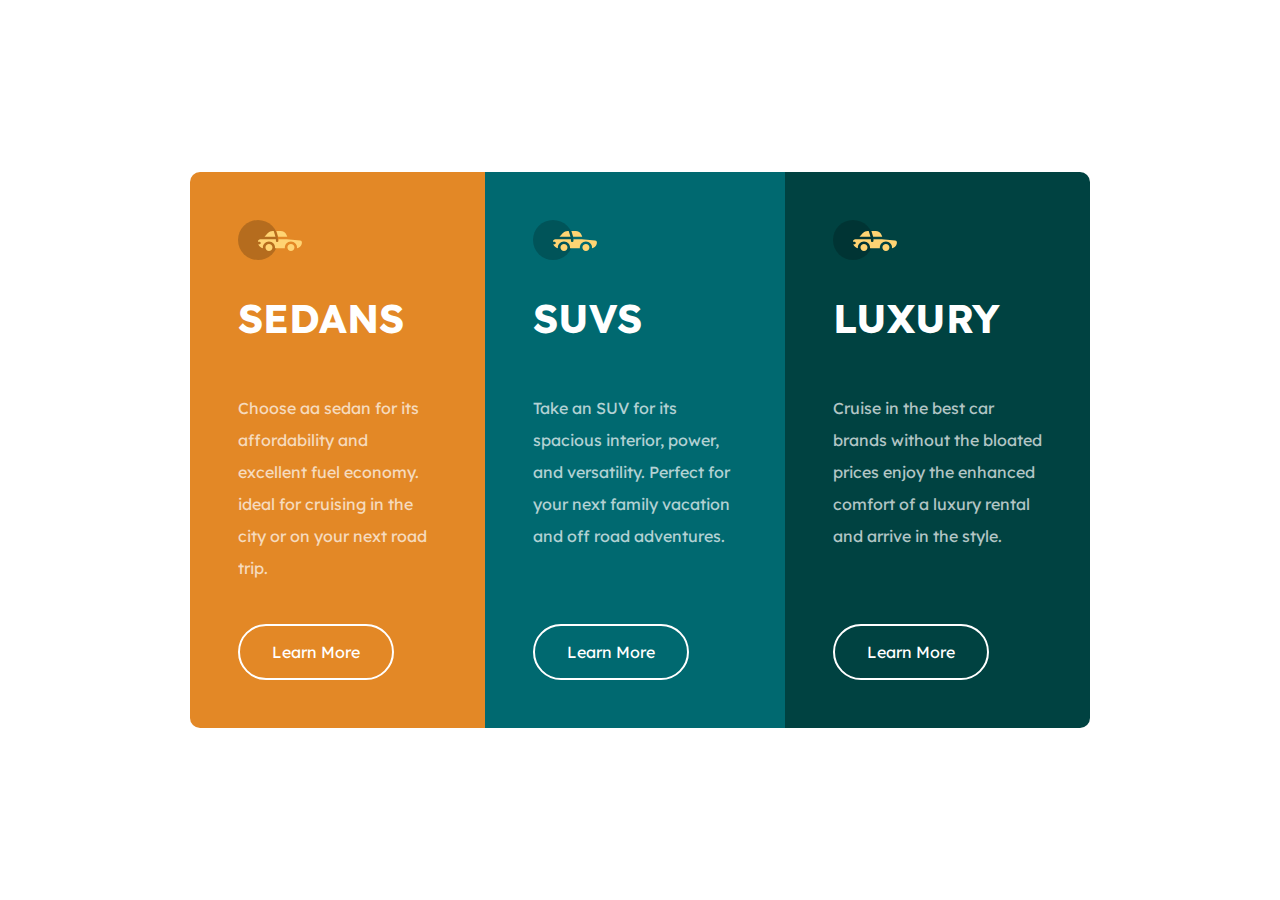
<file: 3-column-preview-card-component/index.html>
<!DOCTYPE html>
<html lang="en">
<head>
    <meta charset="UTF-8">
    <meta name="viewport" content="width=device-width, initial-scale=1.0">
    <title>3-Column-Preview-Card</title>
    <link rel="stylesheet" href="style.css">
</head>
<body>
<main>
    <div class="cards-container">
        <div class="card orange-card">
            <img src="icon-sedans.svg">
            <h2>sedans</h2>
            <p>Choose aa sedan for its affordability and excellent fuel economy. ideal for cruising in the city or on your next road trip.</p>
            <a href="/">Learn More</a>
        </div>
        <div class="card green-card">
            <img src="icon-sedans.svg">
            <h2>suvs</h2>
            <p>Take an SUV for its spacious interior, power, and versatility. Perfect for your next family vacation and off road adventures.</p>
            <a href="/">Learn More</a>
        </div>
        <div class="card dark-green-card">
            <img src="icon-sedans.svg">
            <h2>luxury</h2>
            <p>Cruise in the best car brands without the bloated prices enjoy the enhanced comfort of a luxury rental and arrive in the style.</p>
            <a href="/">Learn More</a>
        </div>
    </div>
</main>
</body>
</html>
</file>
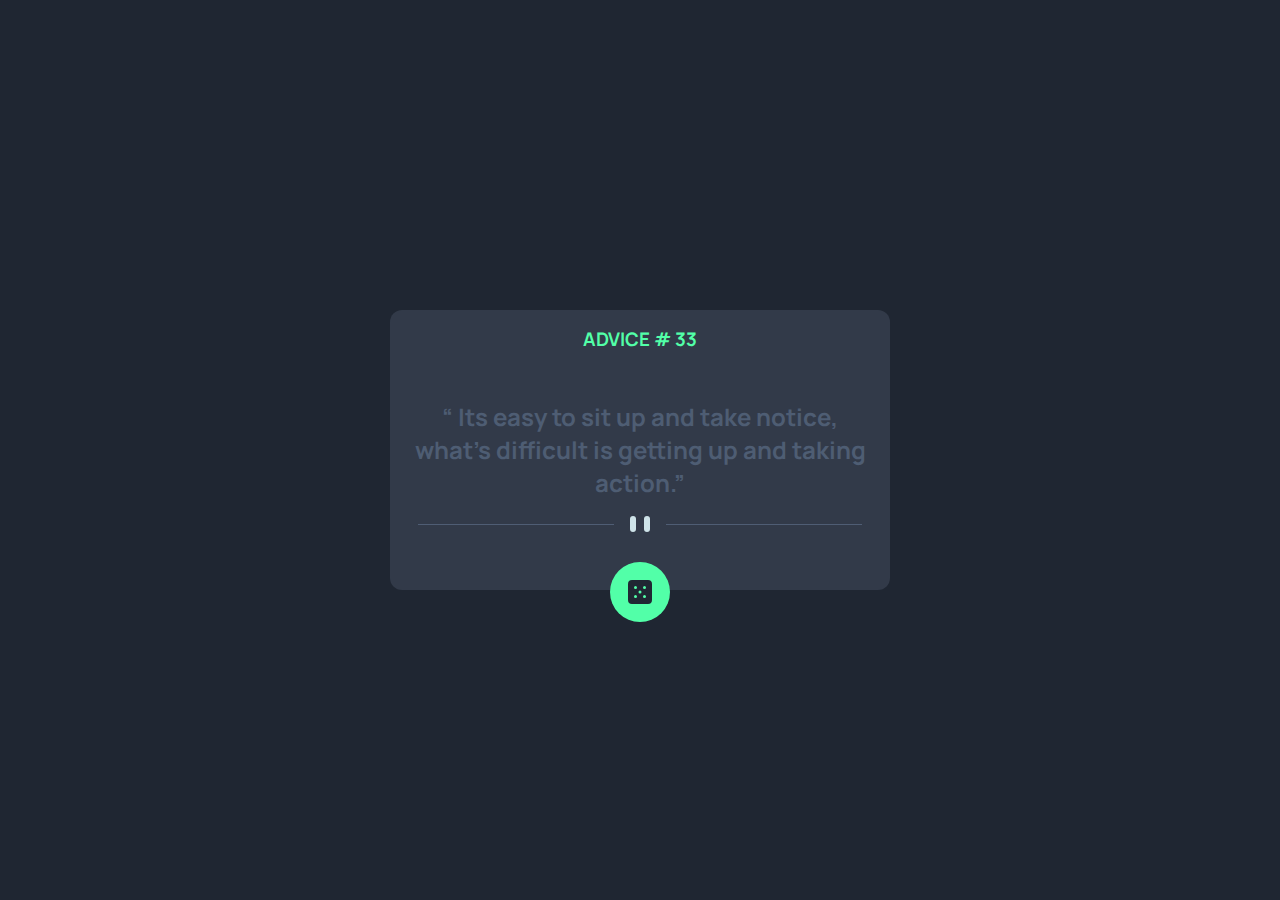
<file: Advice-generator-app/index.html>
<!DOCTYPE html>
<html lang="en">
<head>
  <meta charset="UTF-8">
  <meta name="viewport" content="width=device-width, initial-scale=1.0">
  <title>Advice generator app</title>
  <link rel="stylesheet" href="style.css">
  <script src="script.js" defer></script>
</head>
<body>
  <div class="app-container">
    <h3>ADVICE # <span class="advice-no">33</span></h3>
    <h2 class="advice">&#8220; Its easy to sit up and take notice, what's difficult is getting up and taking action.&#8221</h2>
    <img src="pattern-divider-desktop.svg" class="divider">
    <div class="dice">
      <img src="icon-dice.svg" alt="">
    </div>
  </div>
</body>
</html>
</file>
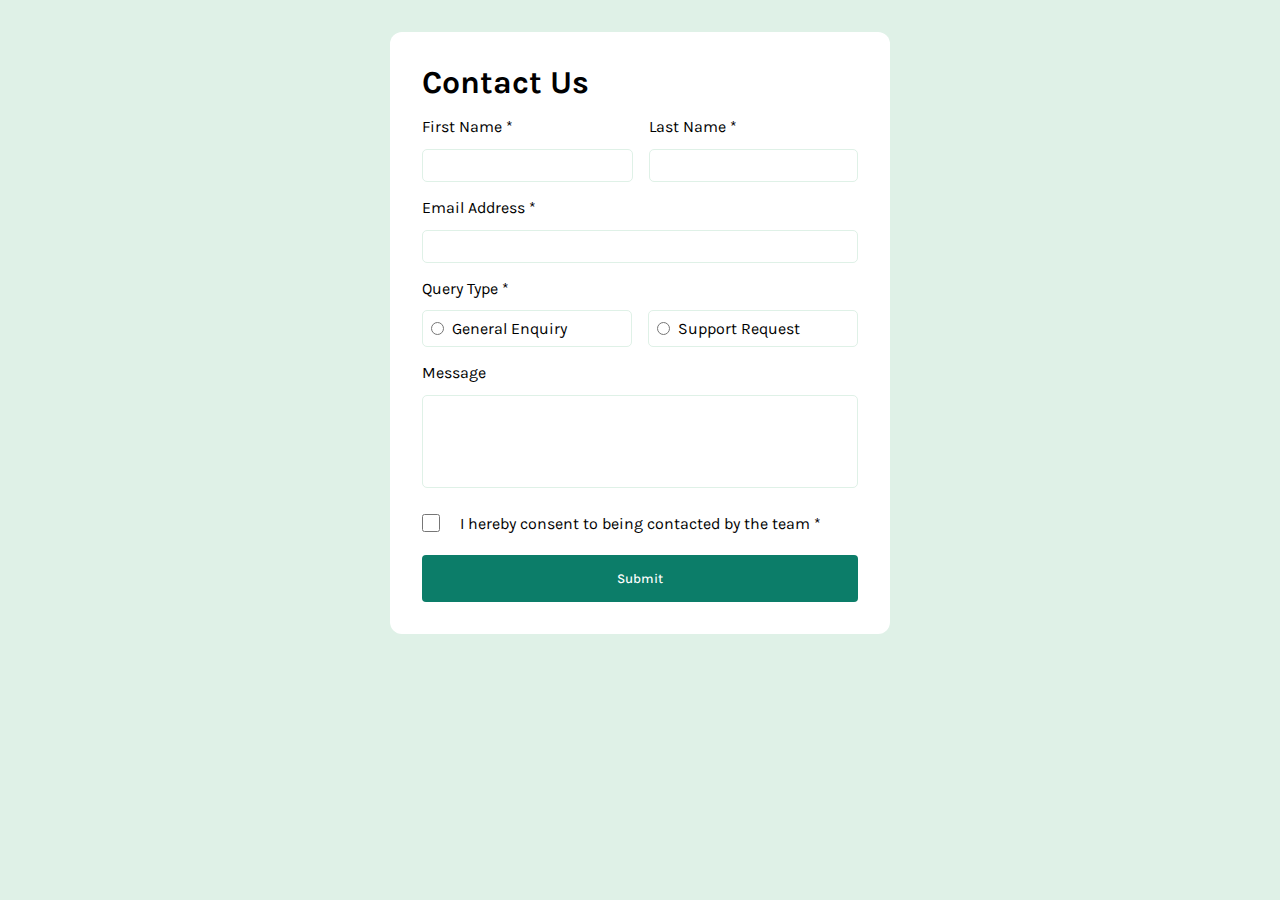
<file: Contact-form-/index.html>
<!DOCTYPE html>
<html lang="en">

<head>
  <meta charset="UTF-8">
  <meta name="viewport" content="width=device-width, initial-scale=1.0">
  <link rel="stylesheet" href="style.css">
  <script src="script.js" defer></script>

  <title>Frontend Mentor | Contact form</title>
</head>
<div class="fixed">
  <p>Message Sent!</p>
  <p>Thanks for completing the form! We will be in touch soon!</p>
</div>

  <div class="app-container">
    <h1>Contact Us</h1>
    <form id="contact-form">
      <div class="name-container flex gap">
        <div>
          <label for="first-name">First Name <span>*</span></label>
          <input type="text" id="first-name">
          <p class="hide-error"> This field is required</p>
        </div>
        <div>
          <label for="last-name">Last Name <span>*</span></label>
          <input type="text" id="last-name">
          <p class="hide-error"> This field is required</p>
        </div>
      </div>

      <!-- Name box end here -->

      <div class="email-box">
        <div>
          <label for="email-label">Email Address <span>*</span></label>
          <input type="text" id="email-label">
          <p class="hide-error"> Please enter a valid email address</p>
        </div>
        <!--  Email box ends here-->
        <div class="quert-box">
          <label>Query Type <span>*</span></label>
          <div class="query-container flex gap">
            <div>
              <input type="radio" id="radio1" name="asking">
              <span>General Enquiry</span>
            </div>

            <div>
              <input type="radio" id="radio2" name="asking">
              <span>Support Request</span>

            </div>
          </div>
          <p class="hide-error" id="query">Please select a query type</p>

        </div>
        <!-- query container ends here -->
         <div class="message-container">
          <label for="message">Message</label>
          <textarea  id="message" rows="5"></textarea>
          <p class="hide-error">This field id required</p>
         </div>
         <!-- text area ends here -->
          <div class="consent">
            <input type="checkbox" id="agree">
            <label for="agree">I hereby consent to being contacted by the team <span>*</span></label>
            <p class="hide-error">To submit this form, please consent to being contacted</p>
          </div>
          <!-- consent end here -->

          <button class="submit">Submit</button>
    </form>

  </div>
</head>

<body>
</body>

</html>
</file>
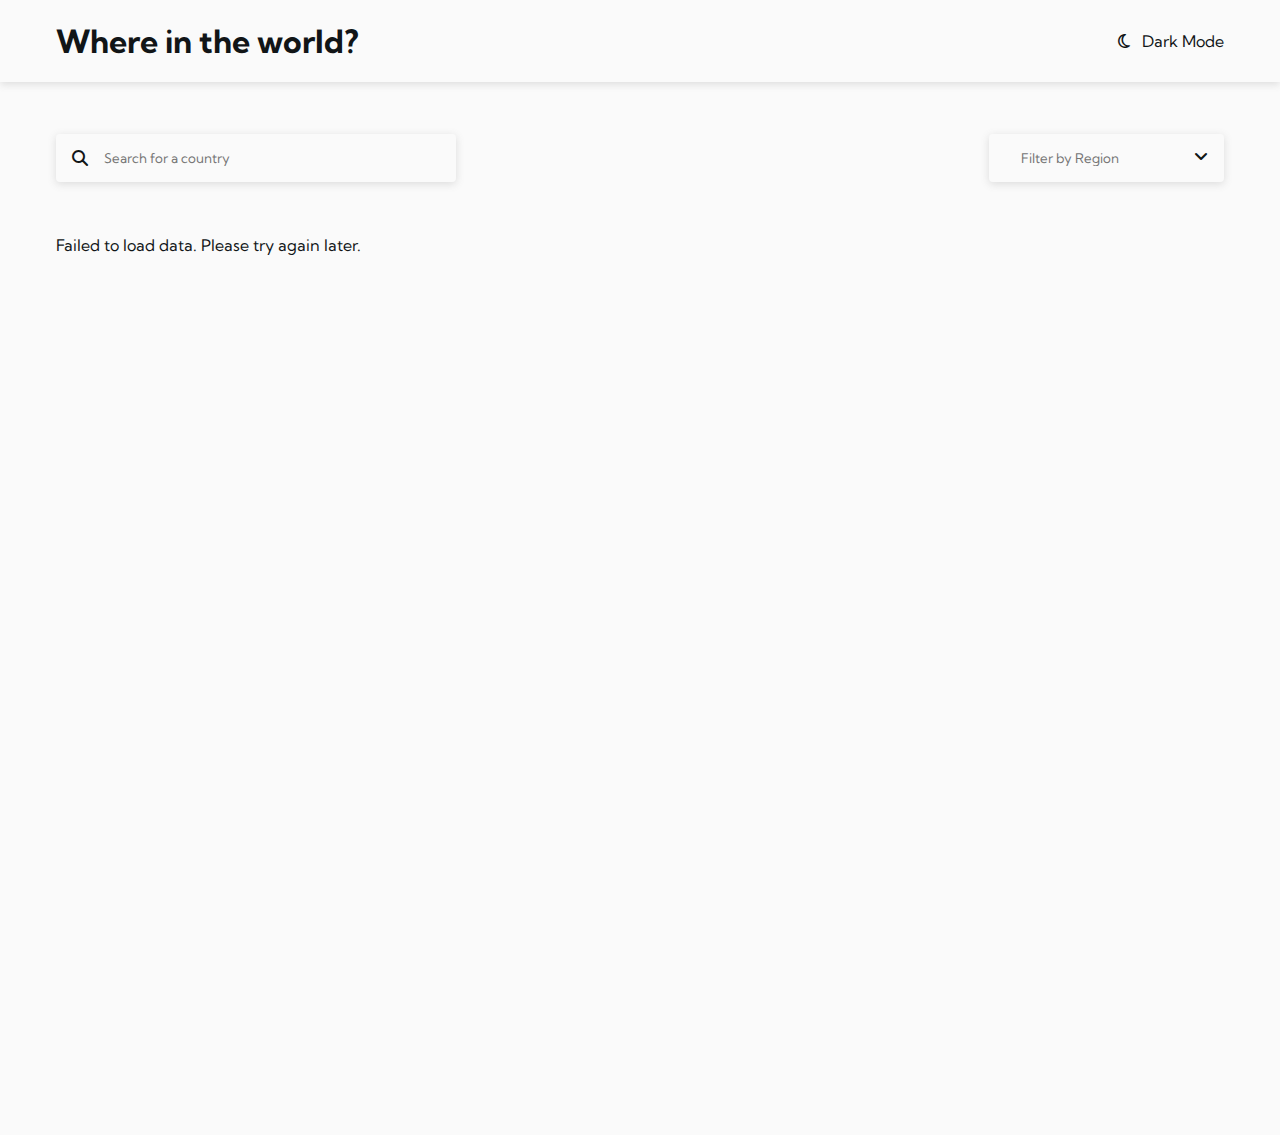
<file: Country-Detail/index.html>
<!DOCTYPE html>
<html lang="en">
  <head>
    <meta charset="UTF-8" />
    <meta name="viewport" content="width=device-width, initial-scale=1.0" />
    <title>Country Detail Project</title>
    <link
      rel="stylesheet"
      href="https://cdnjs.cloudflare.com/ajax/libs/font-awesome/6.7.2/css/all.min.css"
      integrity="sha512-Evv84Mr4kqVGRNSgIGL/F/aIDqQb7xQ2vcrdIwxfjThSH8CSR7PBEakCr51Ck+w+/U6swU2Im1vVX0SVk9ABhg=="
      crossorigin="anonymous"
      referrerpolicy="no-referrer"
    />
    <link rel="stylesheet" href="style.css" />
    <link rel="preconnect" href="https://fonts.googleapis.com" />
    <link rel="preconnect" href="https://fonts.gstatic.com" crossorigin />
    <link
      href="https://fonts.googleapis.com/css2?family=Barlow:ital,wght@0,300;0,500;0,700;1,300;1,500;1,700&family=Inter:ital,opsz,wght@0,14..32,100..900;1,14..32,100..900&family=Kumbh+Sans:wght@100..900&family=League+Spartan:wght@100..900&family=Nunito+Sans:ital,opsz,wght@0,6..12,200..1000;1,6..12,200..1000&family=Playfair+Display:ital,wght@0,400..900;1,400..900&family=Red+Hat+Text:ital,wght@0,300..700;1,300..700&display=swap"
      rel="stylesheet"
    />
    <script src="script.js" defer></script>
    <script src="theme.js" defer></script>
  </head>
  <body>
    <div class="header-container">
      <header class="flex center between">
        <h1>Where in the world?</h1>
        <div class="theme">
          <p><i class="fa-solid fa-moon"></i> &nbsp; Dark Mode</p>
        </div>
      </header>
    </div>

    <main>
      <div class="search-filter-container flex center between">
        <div class="search-container flex center">
          <i class="fa-solid fa-magnifying-glass"></i>
          <input type="text" placeholder="Search for a country" />
        </div>
        <div class="filter-container">
          <input type="text" placeholder="Filter by Region" readonly />
          <div class="option">
            <div>Africa</div>
            <div>America</div>
            <div>Asia</div>
            <div>Europe</div>
            <div>Oceania</div>
          </div>
        </div>
      </div>
      <div class="card-container flex between"></div>
    </main>
  </body>
</html>
</file>
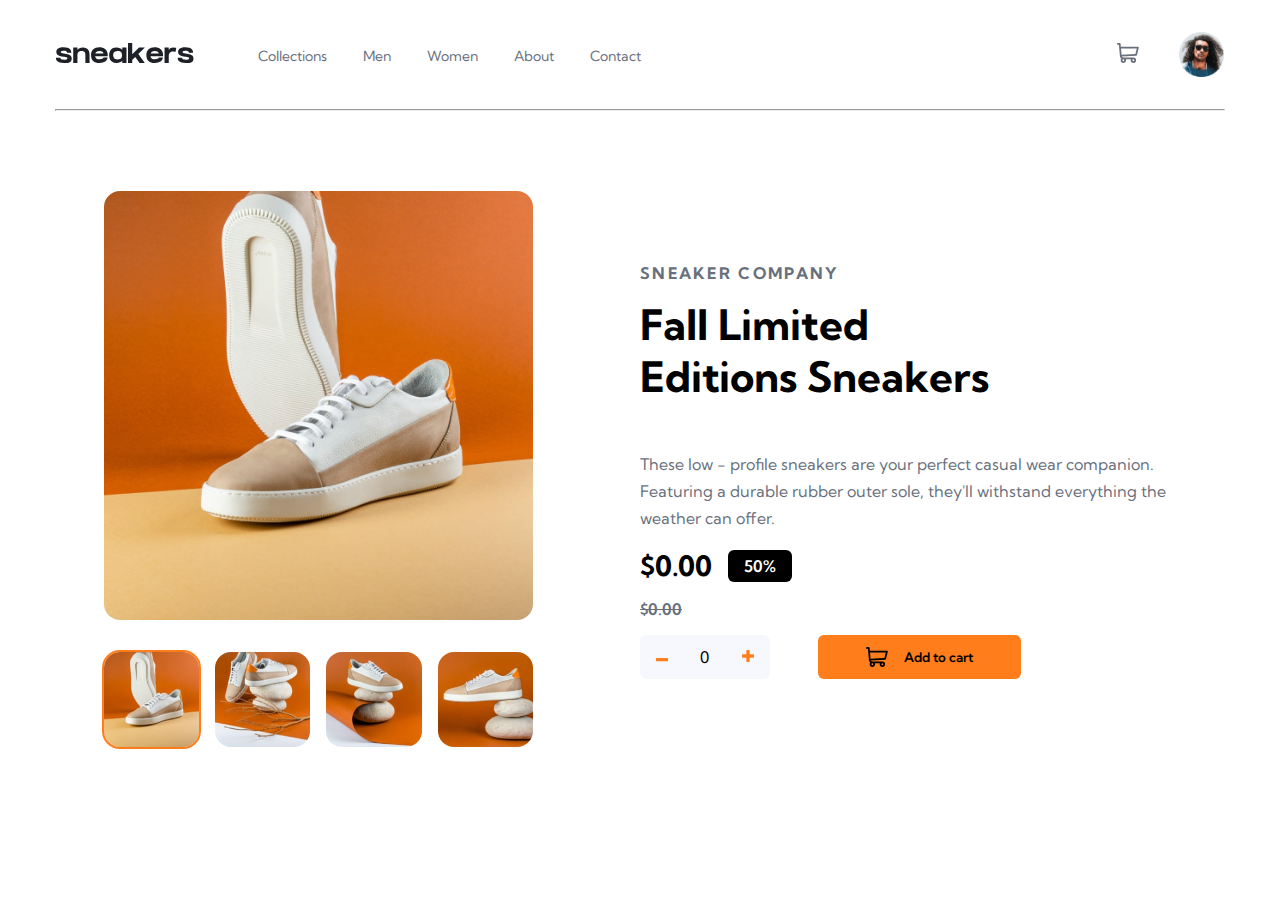
<file: E-commerce-product-page/index.html>
<!DOCTYPE html>
<html lang="en">
<head>
  <meta charset="UTF-8">
  <meta name="viewport" content="width=device-width, initial-scale=1.0">
  <title></title>
  <link rel="preconnect" href="https://fonts.googleapis.com">
<link rel="preconnect" href="https://fonts.gstatic.com" crossorigin>
<link href="https://fonts.googleapis.com/css2?family=Barlow:ital,wght@0,400;0,700;1,500&family=Inter:ital,opsz,wght@0,14..32,100..900;1,14..32,100..900&family=Kumbh+Sans:wght@100..900&family=League+Spartan:wght@100..900&family=Nunito+Sans:ital,opsz,wght@0,6..12,200..1000;1,6..12,200..1000&family=Playfair+Display:ital,wght@0,400..900;1,400..900&family=Red+Hat+Text:ital,wght@0,300..700;1,300..700&family=Rubik:ital,wght@0,300..900;1,300..900&display=swap" rel="stylesheet">
  <link rel="stylesheet" href="style.css">
  <script src="script.js" defer></script>
</head>
<body>

  <div class="image-gallery">
    <div class="gallery-img">
      <div class="close-gallery"><img src="images/icon-close.svg" alt=""></div>
     <div class="gallery-slider-btns">
        <div><img src="images/icon-previous.svg" alt="" class="prev-btn"></div>
        <div><img src="images/icon-next.svg" alt="" class="next-btn"></div>
      </div>

      <img src="images/image-product-1.jpg" class="gallery-main-image">
    
      <div class="thumbnail-container">
        <div><img src="images/image-product-1-thumbnail.jpg" class="thumb-image"></div>
        <div><img src="images/image-product-2-thumbnail.jpg" class="thumb-image"></div>
        <div><img src="images/image-product-3-thumbnail.jpg" class="thumb-image"></div>
        <div><img src="images/image-product-4-thumbnail.jpg" class="thumb-image"></div>
     
      </div>
    </div>
  </div>

<div class="wrapper">
  
    <header>
      <div class="nav-logo-container">
        <div class="menu-icon"><img src="images/icon-menu.svg" alt=""></div>
        <div class="logo">
          <img src="images/logo.svg" alt="">
        </div>
        <nav>
          <a class="close-icon"><img src="images/icon-close.svg" alt=""></a>
          <a href="#">Collections</a>
          <a href="#">Men</a>
          <a href="#">Women</a>
          <a href="#">About</a>
          <a href="#">Contact</a>
        </nav>
      </div>
  
      <div class="cart-person-container">
        <div class="cart">
          <div class="cart-total"></div>
          <img src="images/icon-cart.svg" alt="">
        </div>
        <div class="person">
          <img src="images/image-avatar.png" alt="">
        </div>
        <div class="cart-container">
          <p><b>Cart</b></p>
          <hr class="cart-divider">
  
          <div class="cart-item">
            <img src="images/image-product-1-thumbnail.jpg" alt="">
            <div class="cart-item-details">
              <p class="title">Fall Limited Edition Sneakers</p>
              <p class="item-rate">$0.00 x <span class="qty">1</span></p> <span class="total-item-price">$80.00</span>
            </div>
            <img src="images/icon-delete.svg" class="delete-item">
          </div>
  
          <button>Checkout</button>
  
         <p class="empty">Your cart is empty.</p>
        </div>
      </div>
    </header>
    <hr class="header-hr">
  
    <section class="product-section">
      <div class="product-image">
  
  
        <div class="product-slider-btns">
          <div><img src="images/icon-previous.svg" alt="" class="pr-prev-btn"></div>
          <div><img src="images/icon-next.svg" alt=""  class="pr-next-btn"></div>
        </div>
  
          <img src="images/image-product-1.jpg" class="main-img" id="show-img">
          <img src="images/image-product-2.jpg" class="main-img" >
          <img src="images/image-product-3.jpg" class="main-img" >
          <img src="images/image-product-4.jpg" class="main-img" >
  
        <div class="thumbnail-container">
          <div><img src="images/image-product-1-thumbnail.jpg" class="active"></div>
          <div><img src="images/image-product-2-thumbnail.jpg" ></div>
          <div><img src="images/image-product-3-thumbnail.jpg" ></div>
          <div><img src="images/image-product-4-thumbnail.jpg" ></div>
  
        </div>
  
  
      </div>
      <div class="product-details">
        <p>sneaker company</p>
        <h2>Fall Limited Editions Sneakers</h2>
        <p class="description">These low - profile sneakers are your perfect casual wear companion. Featuring a durable rubber outer sole, they'll withstand everything the weather can offer.</p>
  
        <div class="rate-discount-container">
          <p class="rate">$0.00</p>
          <p class="discount">50%</p>
        </div>
        <p class="actual-price">
          <del>$0.00</del>
        </p>
        <div class="btn-product-container">
          <div class="left">
            <button class="decrement"><img src="images/icon-minus.svg" alt=""></button>
           <span class="count">0</span>
            <button class="increment"><img src="images/icon-plus.svg" alt=""></button>
          </div>
          <div class="right">
            <button><svg width="22" height="20" xmlns="http://www.w3.org/2000/svg"><path d="M20.925 3.641H3.863L3.61.816A.896.896 0 0 0 2.717 0H.897a.896.896 0 1 0 0 1.792h1l1.031 11.483c.073.828.52 1.726 1.291 2.336C2.83 17.385 4.099 20 6.359 20c1.875 0 3.197-1.87 2.554-3.642h4.905c-.642 1.77.677 3.642 2.555 3.642a2.72 2.72 0 0 0 2.717-2.717 2.72 2.72 0 0 0-2.717-2.717H6.365c-.681 0-1.274-.41-1.53-1.009l14.321-.842a.896.896 0 0 0 .817-.677l1.821-7.283a.897.897 0 0 0-.87-1.114ZM6.358 18.208a.926.926 0 0 1 0-1.85.926.926 0 0 1 0 1.85Zm10.015 0a.926.926 0 0 1 0-1.85.926.926 0 0 1 0 1.85Zm2.021-7.243-13.8.81-.57-6.341h15.753l-1.383 5.53Z" fill="#000" fill-rule="nonzero"/></svg> Add to cart</button>
          </div>
        </div>
      </div>
  
    </section>
</div>


</body>
</html>
</file>
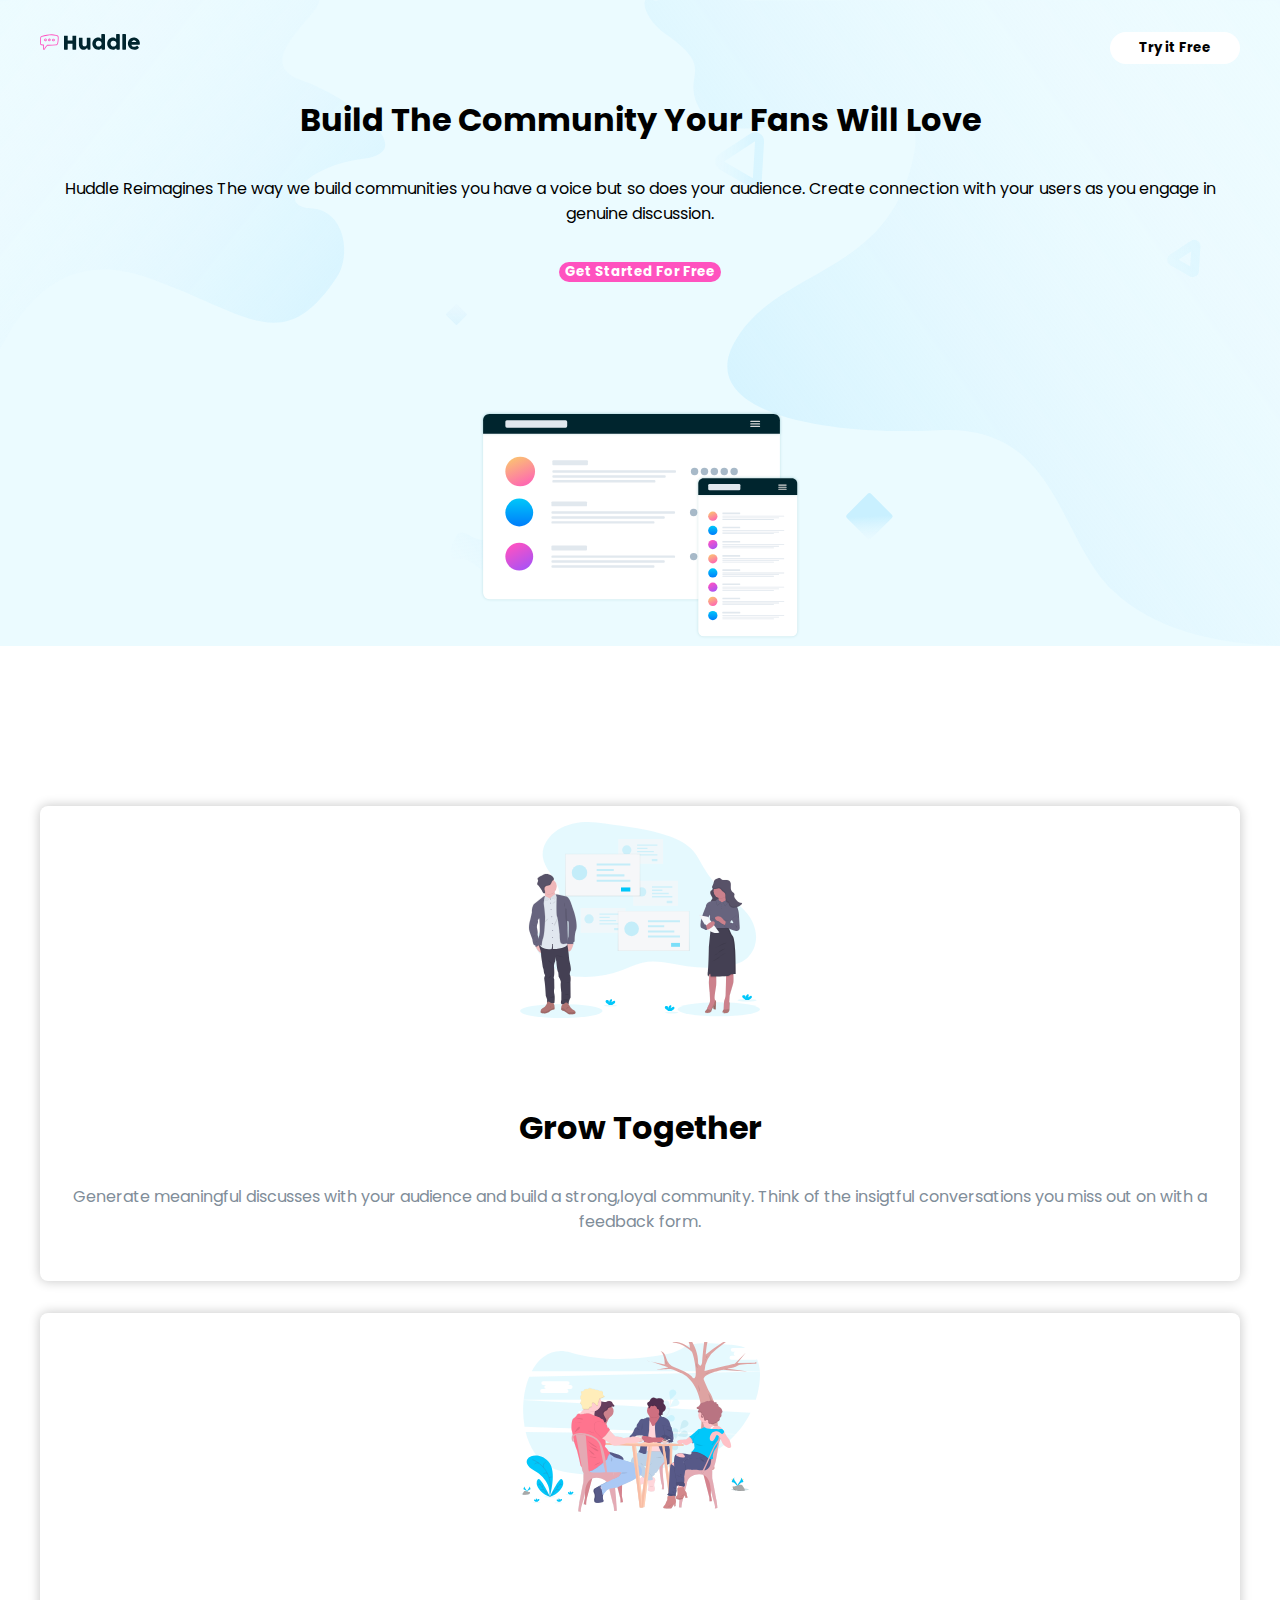
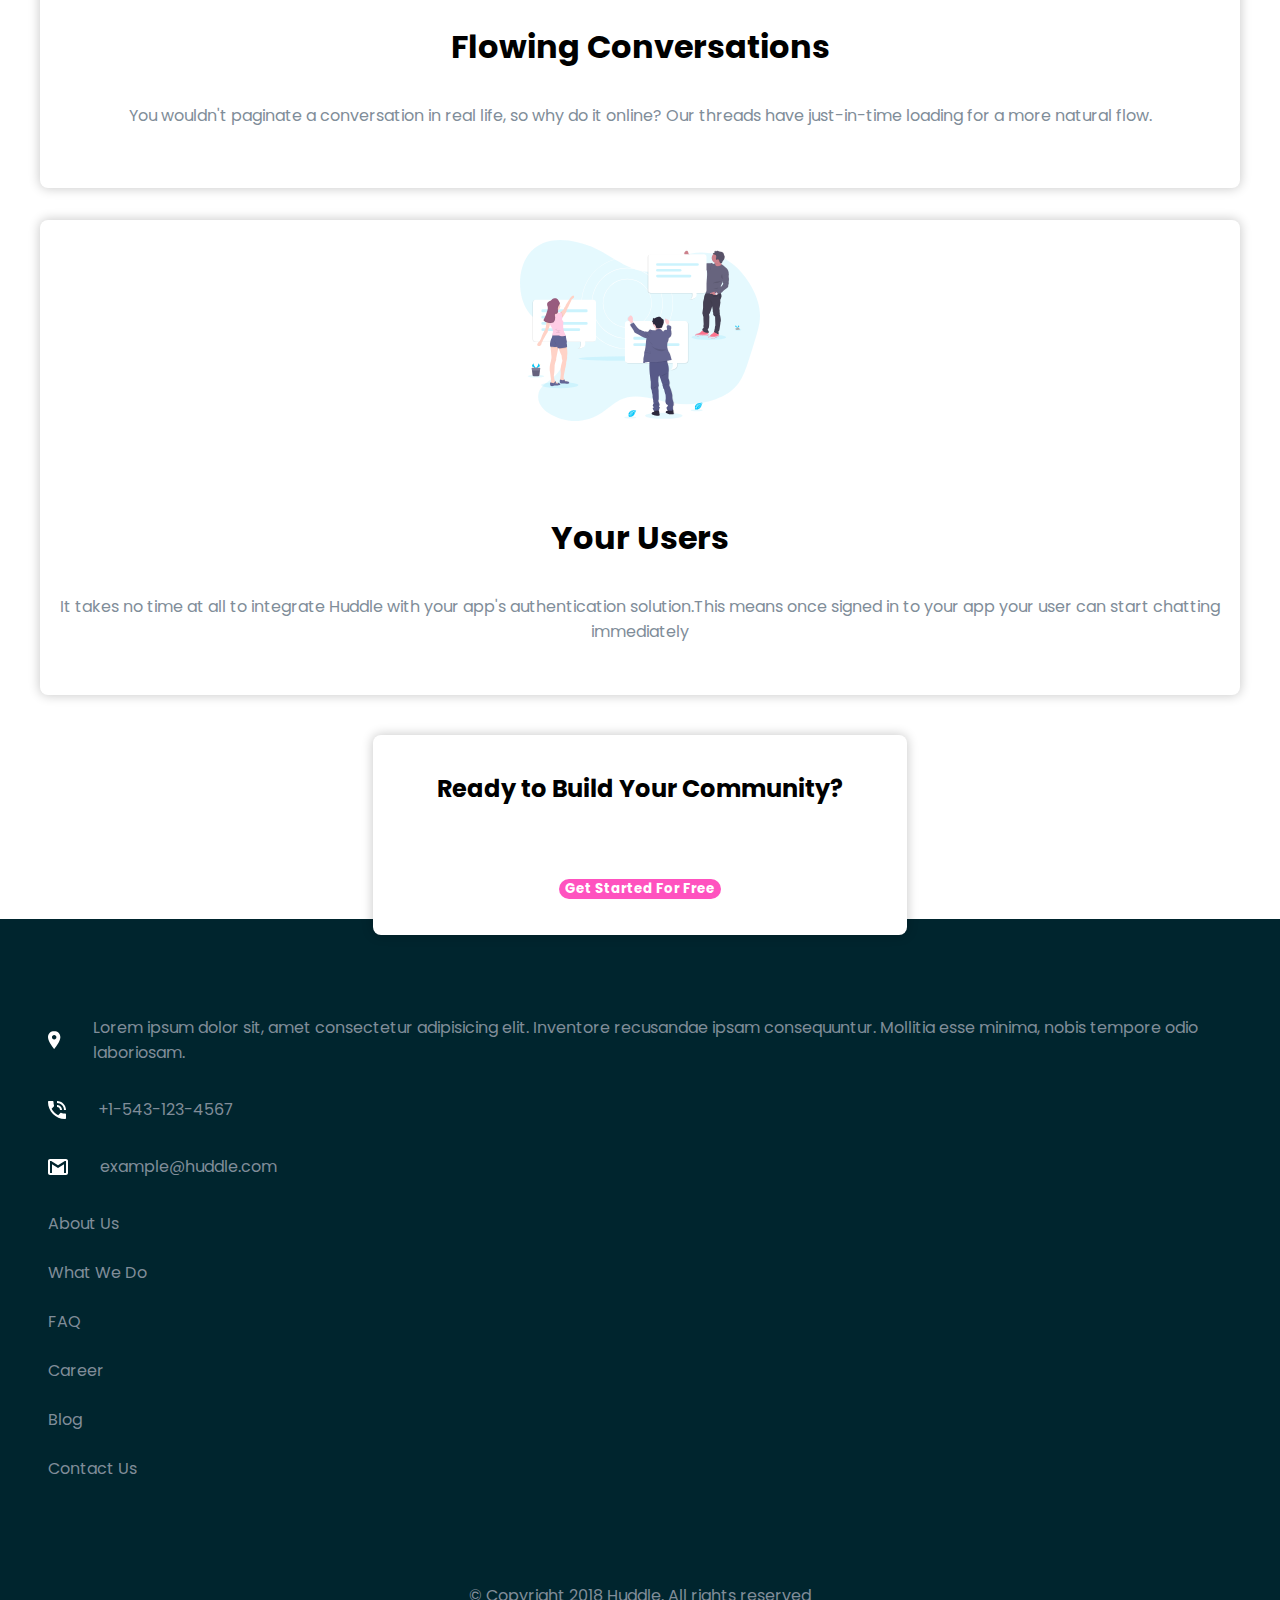
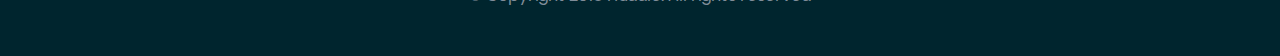
<file: Huddle-landing-page-with-alternating-feature-blocks/index.html>
<!DOCTYPE html>
<html lang="en">
<head>
    <meta charset="UTF-8">
    <meta name="viewport" content="width=device-width, initial-scale=1.0">
    <title>Huddle landing Page</title>
    <link rel="stylesheet" href="style.css">
    <link rel="stylesheet" href="media.css">
    <link rel="stylesheet" href="https://cdnjs.cloudflare.com/ajax/libs/font-awesome/6.5.2/css/all.min.css" integrity="sha512-SnH5WK+bZxgPHs44uWIX+LLJAJ9/2PkPKZ5QiAj6Ta86w+fsb2TkcmfRyVX3pBnMFcV7oQPJkl9QevSCWr3W6A==" crossorigin="anonymous" referrerpolicy="no-referrer" />

</head>
<body>

    <div class="homesection">
       <div class="home-container">
        <header>
            <div class="logo"><img src="logo.svg"></div>
            <button type="button" class="btn btn-1">Try it Free</button>
        </header>
        <div class="home-info-container flex align-center">
           <div class="left">
            <h1>Build The Community Your Fans Will Love</h1>
            <p>Huddle Reimagines The way we build communities you have a voice but so does your audience. Create connection with your users as you engage in genuine discussion.</p>
            <button type="button" class="btn">Get Started For Free</button>
           </div>
           <div class="right">
            <img src="illustration-mockups.svg">
           </div>
        </div>
       </div>
    </div>

    <main>
        <section id="sec-2">
            <div class="section-container flex align-center justify-around">
                    <div class="left">
                     <h1>Grow Together</h1>
                     <p>Generate meaningful discusses with your audience and build a strong,loyal community. Think of the insigtful conversations you miss out on with a feedback form.</p>
        
                    </div>
                    <div class="right">
                     <img src="illustration-grow-together.svg">
                    </div>
            </div>
        </section>
        <section id="sec-3">
            <div class="section-container flex align-center justify-around">
                    <div class="left">
                     <h1>Flowing Conversations</h1>
                     <p>You wouldn't paginate a conversation in real life, so why do it online? Our threads have just-in-time loading for a more natural flow.</p>
        
                    </div>
                    <div class="right">
                     <img src="illustration-flowing-conversation.svg">
                    </div>
            </div>
        </section>
        <section id="sec-4">
            <div class="section-container flex align-center justify-around">
                    <div class="left">
                     <h1>Your Users</h1>
                     <p>It takes no time at all to integrate Huddle with your app's authentication solution.This means once signed in to your app your user can start chatting immediately</p>
        
                    </div>
                    <div class="right">
                     <img src="illustration-your-users.svg">
                    </div>
            </div>
        </section>
        
    </main>

    <footer>
        <div class="box">
            <h2>Ready to Build Your Community?</h2>
            <button type="button" class="btn btn-box">Get Started For Free</button>
        </div>
        <div class="footer-container">
            <div class="first">
               <p><img src="icon-location.svg">Lorem ipsum dolor sit, amet consectetur adipisicing elit. Inventore recusandae ipsam consequuntur. Mollitia esse minima, nobis tempore odio laboriosam.</p>
               <p><img src="icon-phone.svg">+1-543-123-4567</p>
               <p><img src="icon-email.svg">example@huddle.com</p>
            </div>
            <div class="links">
                <a href="/">About Us</a>
                <a href="/">What We Do</a>
                <a href="/">FAQ</a>
            </div>
            <div class="links">
                <a href="/">Career</a>
                <a href="/">Blog</a>
                <a href="/">Contact Us</a>
            </div>
            <div class="icons">
               
                  
                <i class="fa-brands fa-facebook"></i>
                <i class="fa-brands fa-twitter"></i>
                <i class="fa-brands fa-instagram"></i>
                  
            </div>
            <p id="footer-text">&copy; Copyright 2018 Huddle. All rights reserved</p>
        </div>
        
    </footer>


</body>
</html>
</file>
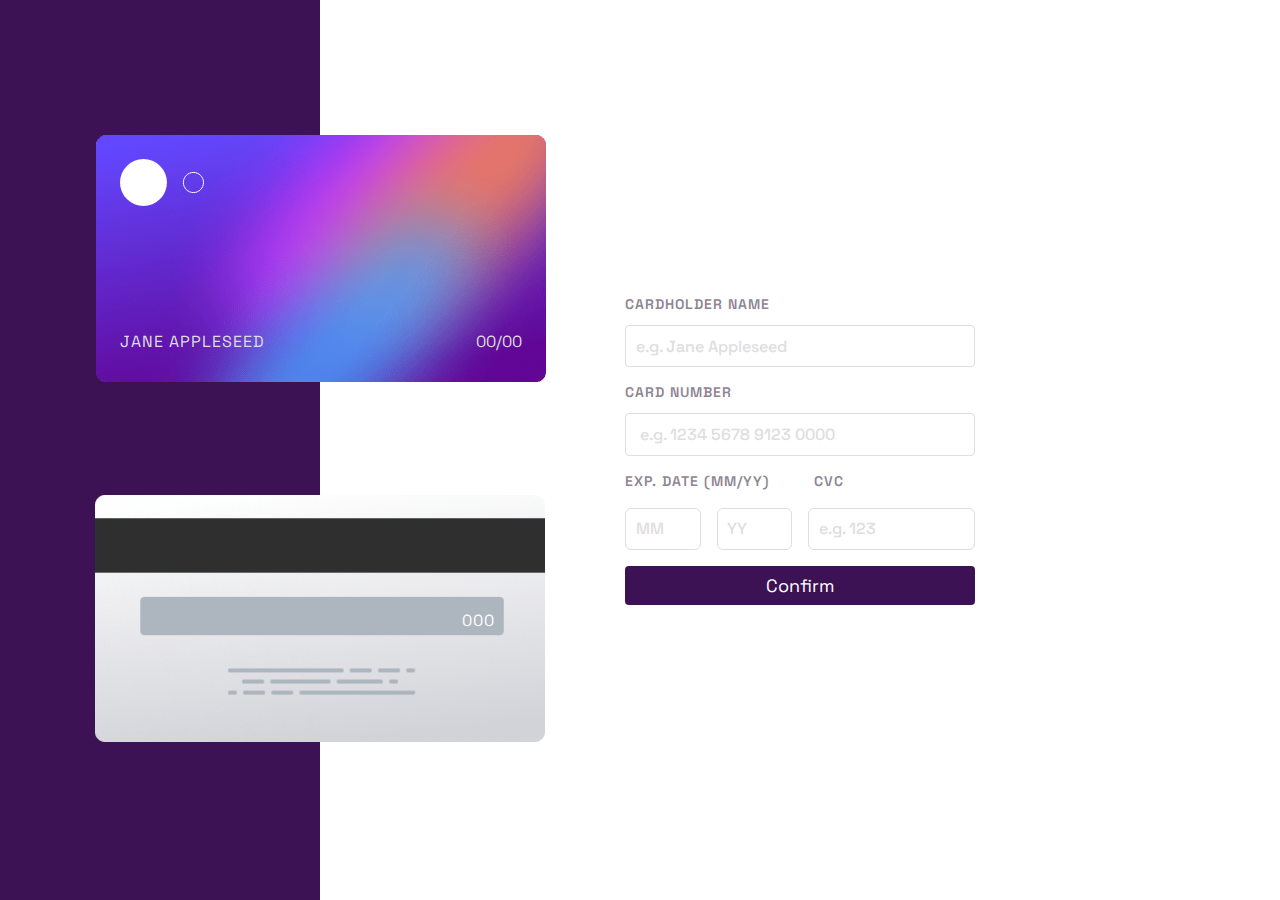
<file: Interactive-card-details-form/index.html>
<!DOCTYPE html>
<html lang="en">
  <head>
    <meta charset="UTF-8" />
    <meta name="viewport" content="width=device-width, initial-scale=1.0" />
    <title>Interactive card details</title>
    <link rel="stylesheet" href="style.css" />
    <script src="script.js" defer></script>
    
  </head>

  <body>
    <main>
      <div class="left">
        <div class="front-card">
          <img src="card-logo.svg" class="logo">
          <input
            type="text"
            class="c-number" maxlength="16"
          />
          <div class="card-info">
            <p class="name">Jane Appleseed</p>
            <p class="ex-date"><span class="date">00</span>/<span class="ryear">00</span></p>
          </div>
        </div>
        <div class="back-card">
          <p class="cvv">000</p>
        </div>
      </div>
      <div class="right">
         <form class="first">
          <div class="form-group">
            <label for="name-input"> Cardholder Name </label>
            <input
              type="text"
              id="name-input"
              placeholder="e.g. Jane Appleseed" maxlength="20"
            />
          </div>
          <div class="form-group">
            <label for="number-input"> Card Number </label>
            <input
              type="text"
              id="name-input"
              placeholder=" e.g. 1234 5678 9123 0000
          " class="number-input"
            />
            <p class="num-error">Wrong format, numbers only</p>
          </div>
          <div class="card-ex-info">
            <div class="exp-date-container">
                <label for=""> Exp. Date (MM/YY) </label>
                <label for="" class="cvc-label">Cvc</label>
              </div>
              
              <div class="exp-inputs">
                <input type="text" placeholder="MM" class="month" maxlength="2">
                <input type="text" placeholder="YY" class="year" maxlength="2">
                <input type="text" placeholder="e.g. 123" class="cvc" maxlength="3">
           
              </div>
             <div class="errors">
              <p class="blank-error er1">Can't be blank</p> 
              <p class="blank-error er2">Can't be blank</p>
             </div>
        </div>
     
        <button class="submit">Confirm</button>
        </form>
         <form class="second">
          <img src="icon-complete.svg" alt="">
          <h2>
  Thank you!

          </h2>
          <p>
  We've added your card details

          </p>
          <button>
  Continue

          </button>
        </form> 
      </div>
    </main>
  </body>
</html>
</file>
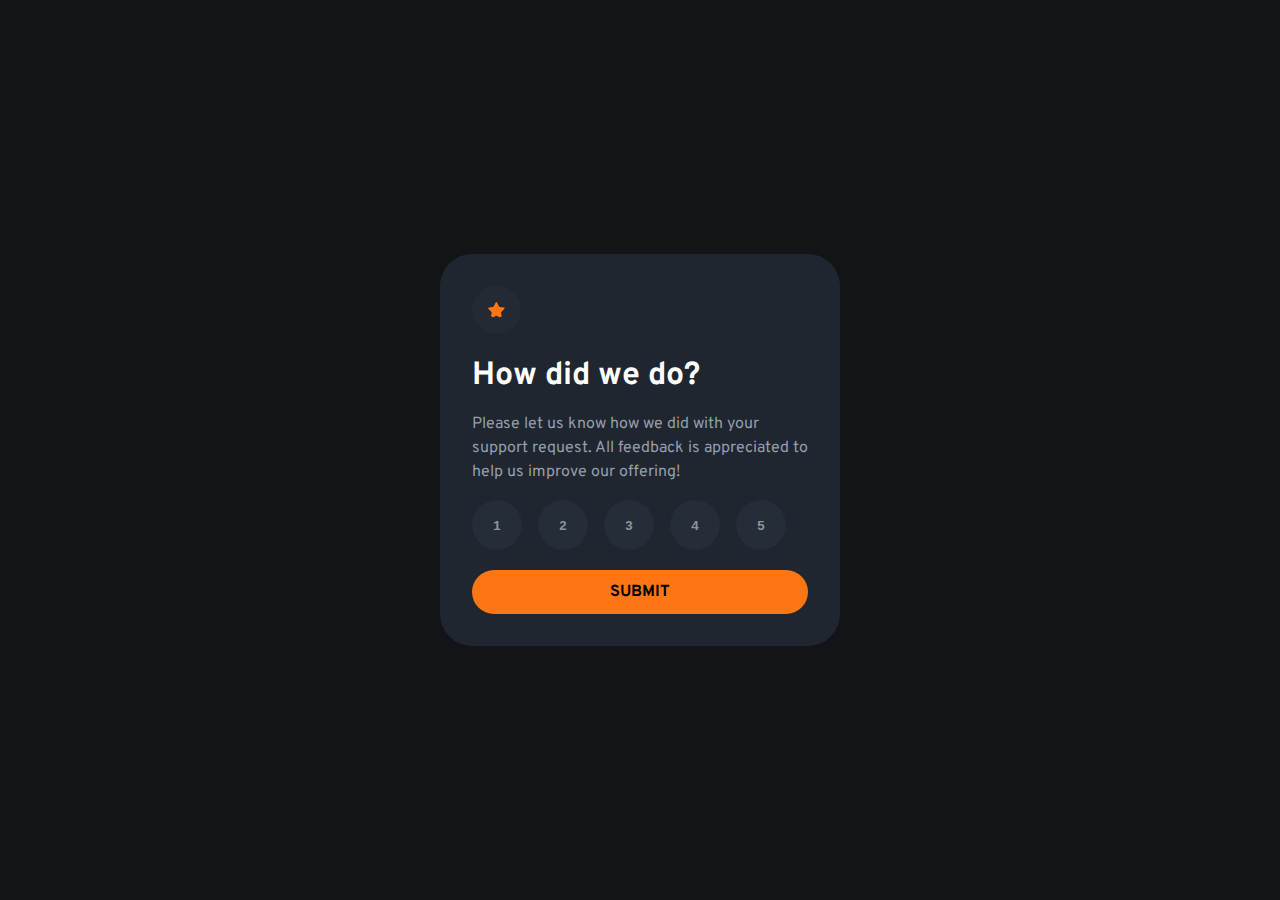
<file: Interactive-Rating-Card/index.html>
<!DOCTYPE html>
<html lang="en">
  <head>
    <meta charset="UTF-8" />
    <meta name="viewport" content="width=device-width, initial-scale=1.0" />
    <title>Rating app</title>
    <link rel="stylesheet" href="style.css" />
    <script src="script.js" defer></script>
  </head>
  <body>
    <div class="app-container">
      <img src="icon-star.svg" id="star" />
      <h1>How did we do?</h1>
      <p>
        Please let us know how we did with your support request. All feedback is
        appreciated to help us improve our offering!
      </p>
      <div class="rating">
        <button class="rate-num" tabindex="0">1</button>
        <button class="rate-num" tabindex="0">2</button>
        <button class="rate-num" tabindex="0">3</button>
        <button class="rate-num" tabindex="0">4</button>
        <button class="rate-num" tabindex="0">5</button>
      </div>
      <button class="sub-btn">Submit</button>
    </div>
  </body>
</html>
</file>
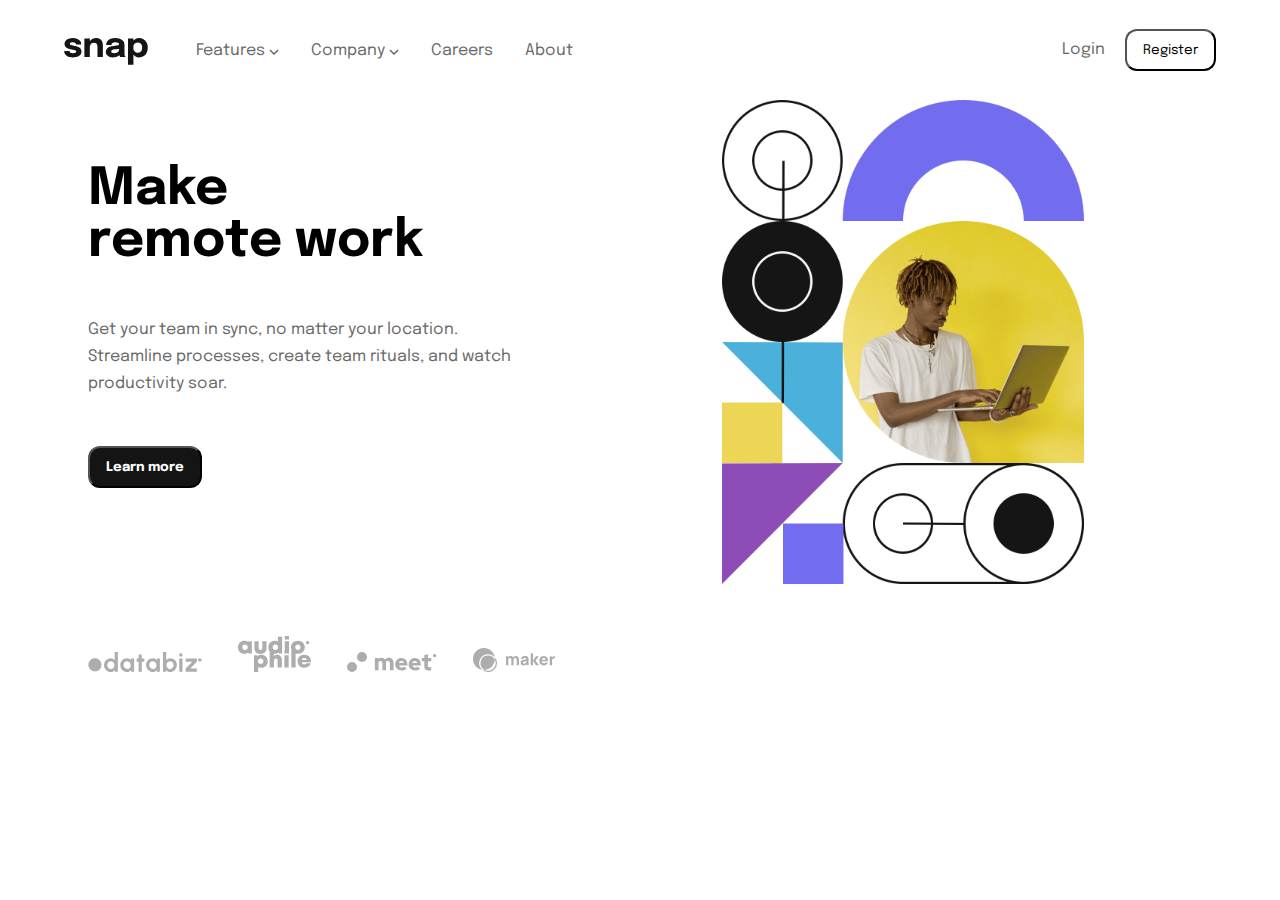
<file: Intro-section-with-dropdown-navigation/index.html>
<!DOCTYPE html>
<html lang="en">
<head>
  <meta charset="UTF-8">
  <meta name="viewport" content="width=device-width, initial-scale=1.0"> 
  
  <title>Frontend Mentor | Intro section with dropdown navigation</title>
  <link rel="stylesheet" href="style.css">
  <script src="script.js" defer></script>

</head>
<body>
  <div></div>
  <header>
    <div class="logo">
      <img src="logo.svg" alt="">
    </div>
    <div class="menu">
      <img src="icon-menu.svg" class="open">
      <img src="icon-close-menu.svg" class="close">
    </div>
    <nav>
    <ul class="nav-items">
      <li>
        <a href="#"> Features <img src="icon-arrow-down.svg" alt=""></a>
        <ul class="nav-dropdown">
          <li><img src="icon-todo.svg" alt=""><span>Todo List</span></li>
          <li><img src="icon-calendar.svg" alt="">Calender</li>
          <li><img src="icon-reminders.svg" alt="">Reminders</li>
          <li><img src="icon-planning.svg" alt="">Planning</li>
        </ul>
      </li>
      <li>
        <a href="#"> Company <img src="icon-arrow-down.svg" alt=""></a>
        <ul class="nav-dropdown">
          <li>History</li>
          <li>Our Team</li>
          <li>Blog</li>
        </ul>
      </li>
      <li><a href="#">Careers</a></li>
      <li><a href="#">About</a></li>
    </ul>
    <div class="account-info">
      <a href="#">Login</a>
      <button>Register</button>
    </div>
  </nav>
  </header>

<!-- header ends here -->

<main>
  <div class="left">
  <h1>Make <br class="break">  remote work</h1>
  <p>
    Get your team in sync, no matter your location. Streamline processes, 
    create team rituals, and watch productivity soar.</p>
    <button>Learn more</button>
  </div>
  <div class="right">
    <img src="image-hero-desktop.png" class="desktop">
    <img src="image-hero-mobile.png" class="mobile">
  </div>
</main>
<footer>
  <img src="client-databiz.svg" alt="">
  <img src="client-audiophile.svg" alt="">
  <img src="client-meet.svg" alt="">
  <img src="client-maker.svg" alt="">
</footer>

</body>
</html>
</file>
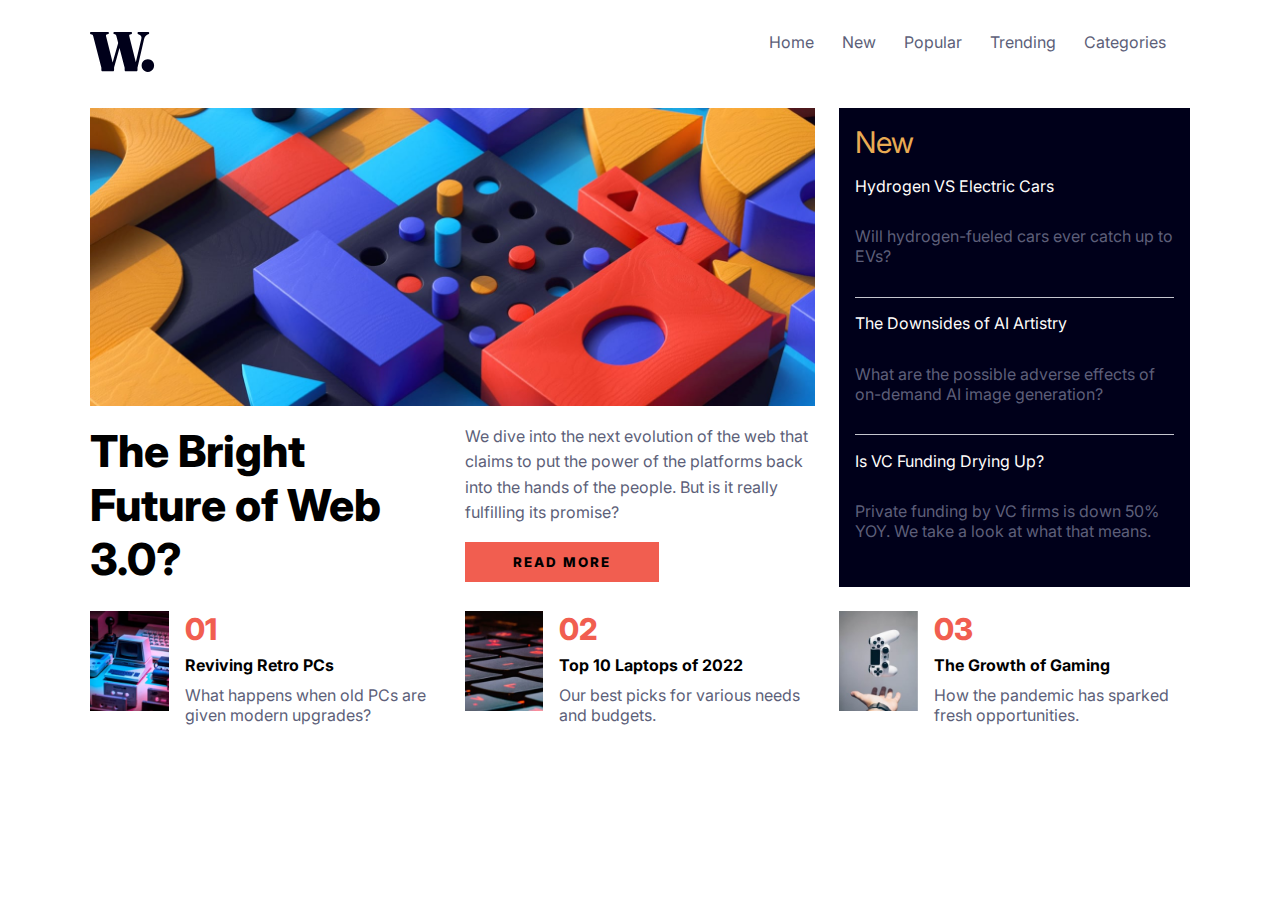
<file: News-homepage-section/index.html>
<!DOCTYPE html>
<html lang="en">
  <head>
    <meta charset="UTF-8" />
    <meta name="viewport" content="width=device-width, initial-scale=1.0" />
    <title>News home page</title>
    <link rel="stylesheet" href="style.css" />
    <script src="script.js" defer></script>
  </head>
  <body>
    <div class="wrapper">
      <header>
        <div class="logo">
          <img src="logo.svg" alt="" />
        </div>
        <div>
          <img src="icon-menu.svg" class="menu-open">
          <img src="icon-menu-close.svg" class="menu-close">
        </div>
        <nav>
          <a href="#">Home</a>
          <a href="#">New</a>
          <a href="#">Popular</a>
          <a href="#">Trending</a>
          <a href="#">Categories</a>
        </nav>
      </header>
      <div class="grid-container">
        <img src="image-web-3-desktop.jpg" class="main-img" />
        <img src="image-web-3-mobile.jpg" alt="" class="mobile-img">
        <div class="info-container">
          <p class="new-heading">New</p>
          <p class="heading">Hydrogen VS Electric Cars</p>
          <p class="sub-heading">
            Will hydrogen-fueled cars ever catch up to EVs?
          </p>
          <div class="separator"></div>
          <p class="heading">The Downsides of AI Artistry</p>
          <p class="sub-heading">
            What are the possible adverse effects of on-demand AI image
            generation?
          </p>
          <div class="separator"></div>
          <p class="heading">Is VC Funding Drying Up?</p>
          <p class="sub-heading">
            Private funding by VC firms is down 50% YOY. We take a look at what
            that means.
          </p>
        </div>
        <h2>The Bright Future of Web 3.0?</h2>
        <div class="second">
          We dive into the next evolution of the web that claims to put the power
          of the platforms back into the hands of the people. But is it really
          fulfilling its promise?
          <button>Read More</button>
        </div>
      </div>
      <div class="product-container">
        <div class="flex">
          <img src="image-retro-pcs.jpg" alt="" />
          <div>
            <p class="item-count">01</p>
            <h4>Reviving Retro PCs</h4>
            <p>What happens when old PCs are given modern upgrades?</p>
          </div>
        </div>
        <div class="flex">
          <img src="image-top-laptops.jpg" alt="" />
          <div>
            <p class="item-count">02</p>
            <h4> Top 10 Laptops of 2022</h4>
            <p>Our best picks for various needs and budgets.</p>
          </div>
        </div>
        <div class="flex">
          <img src="image-gaming-growth.jpg" alt="" />
          <div>
            <p class="item-count">03</p>
            <h4> The Growth of Gaming</h4>
            <p> How the pandemic has sparked fresh opportunities.</p>
          </div>
        </div>
      </div>
    </div>
  </body>
</html>
</file>
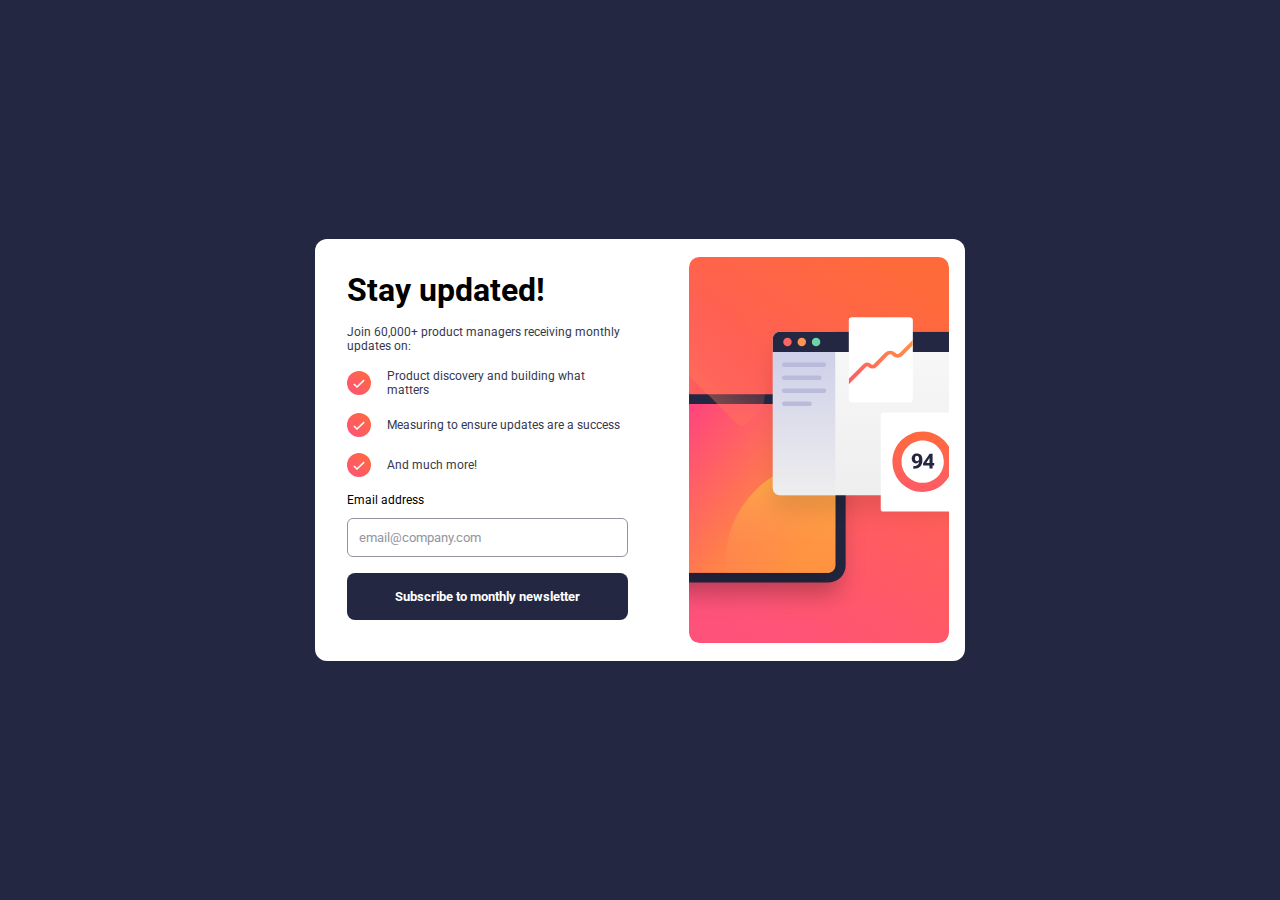
<file: Newsletter-signup-form-with-success-message/index.html>
<!DOCTYPE html>
<html lang="en">
<head>
  <meta charset="UTF-8">
  <meta name="viewport" content="width=device-width, initial-scale=1.0">
  <title>Frontend Mentor | Newsletter sign-up form with success message</title>
  <link rel="stylesheet" href="style.css">
  <script src="script.js" defer></script>
</head>
<body>

  <div id="main">
  <div class="app-container">
     <div class="left">
      <h2>Stay updated!</h2>
      <p> Join 60,000+ product managers receiving monthly updates on:
      </p>
      <p class="notification-category"><img src="icon-success.svg" id="success">Product discovery and building what matters</p>
      <p class="notification-category"><img src="icon-success.svg" id="success">  Measuring to ensure updates are a success</p>
      <p class="notification-category"><img src="icon-success.svg" id="success"> And much more!</p>
     <div class="error-container"> <label for="email-box">Email address</label>
      <p id="error-label">Valid email required</p>
    </div>
      <input type="email" placeholder="email@company.com">
      <button class="send">Subscribe to monthly newsletter</button>
    </div>
    <div class="right">
      <img src="illustration-sign-up-desktop.svg" alt="">
    </div> 
    
  </div>
  <div class="success-container">
    <img src="icon-success.svg" alt="">
    <h1> Thanks for subscribing!</h1>
    <p> A confirmation email has been sent to <span class="user-email"></span> 
      Please open it and click the button inside to confirm your subscription.
    </p>
    <button class="reset"> Dismiss message</button>
  </div>
  </div>
</body>
</html>
</file>
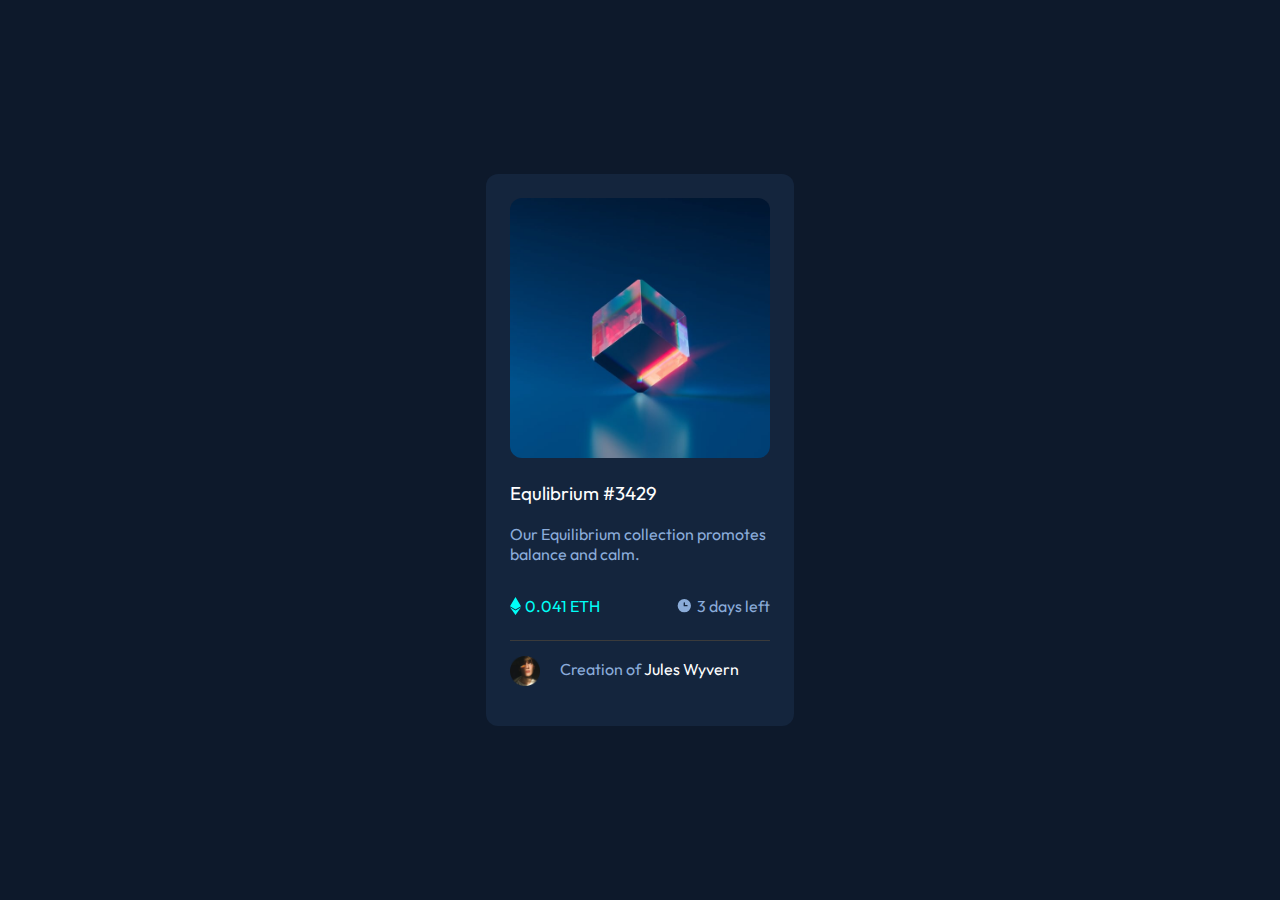
<file: NFT-preview-card-component/index.html>
<!DOCTYPE html>
<html lang="en">
<head>
    <meta charset="UTF-8">
    <meta name="viewport" content="width=device-width, initial-scale=1.0">
    <title>Document</title>
    <link rel="stylesheet" href="style.css">
</head>
<body>
    <div class="container">
        <div class="card">
            <img src="image-equilibrium.jpg" class="main-img">
            <h3>Equlibrium #3429</h3>
            <p class="intro">Our Equilibrium collection promotes balance and calm.</p>
            <div class="timings">
                <div class="left">
                   <img src="icon-ethereum.svg"> <p> 0.041 ETH</p>
                </div>
                <div class="right">
                 <img src="icon-clock.svg"> <p>3 days left</p>
                </div>
            </div>
            <hr>
            <p class="image-para"><img src="image-avatar.png"><span>Creation of </span>Jules Wyvern</p>
        </div>
    </div>
</body>
</html>
</file>
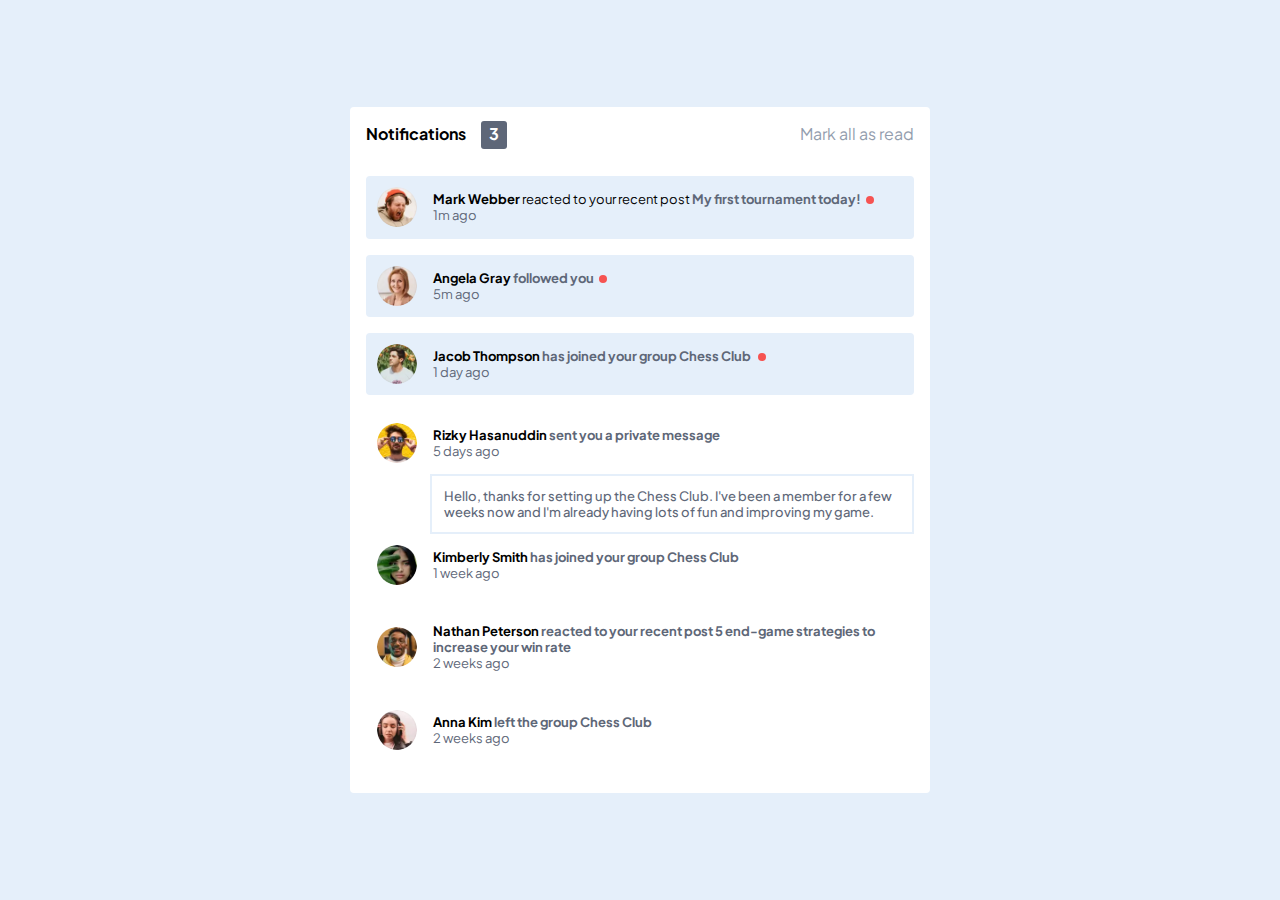
<file: Notification-Page-/index.html>
<!DOCTYPE html>
<html lang="en">

<head>
  <meta charset="UTF-8">
  <meta name="viewport" content="width=device-width, initial-scale=1.0">
  <title>Notfication Page</title>
  <link rel="stylesheet" href="style.css">
  <script src="script.js" defer></script>
</head>

<body>
  <div class="container">
    <div class="header">
      <div> Notifications <span class="num"></span></div>
      <p class="btn">Mark all as read</p>
    </div>
    <div class="notification-container">
      <div class="notification-in notification">

        <img src="avatar-mark-webber.webp" alt="">
        <div>
          <p><span class="person-name">Mark Webber</span> reacted to your recent post <span class="n-info">My first
              tournament today!</span><span id="dot"></span>
          <p class="time-info">1m ago</p>

        </div>

        
      </div>
      <div class="notification-in notification">

        <img src="avatar-angela-gray.webp" alt="">
        <div>
          <p><span class="person-name">Angela Gray
            </span> <span class="n-info">followed you</span><span id="dot"></span>
          <p class="time-info">5m ago</p>

        </div>

        
      </div>
      <div class="notification-in notification">

        <img src="avatar-jacob-thompson.webp" alt="">
        <div>
          <p><span class="person-name">Jacob Thompson
            </span> <span class="n-info"> has joined your group Chess Club
            </span><span id="dot"></span>
          <p class="time-info"> 1 day ago
          </p>

        </div>

        
      </div>
      <div class=" notification">

        <img src="avatar-rizky-hasanuddin.webp" alt="">
        <div>
          <p><span class="person-name"> Rizky Hasanuddin
            </span> <span class="n-info"> sent you a private message

            </span>
          <p class="time-info"> 5 days ago</p>
        </div>
        
      </div>
      <p class="message-in">Hello, thanks for setting up the Chess Club. I've been a member for a few weeks now and 
        I'm already having lots of fun and improving my game.
        </p>

        <div class="notification">

          <img src="avatar-kimberly-smith.webp" alt="">
          <div>
            <p><span class="person-name"> Kimberly Smith
              </span> <span class="n-info"> has joined your group Chess Club
              </span>
            <p class="time-info">            1 week ago

            </p>
  
          </div>
    </div>

        <div class="notification">

          <img src="avatar-nathan-peterson.webp" alt="">
          <div>
            <p><span class="person-name">Nathan Peterson
              </span> <span class="n-info">  reacted to your recent post 5 end-game strategies to increase your win rate

              </span>
            <p class="time-info">          2 weeks ago


            </p>
  
          </div>
    </div>
        <div class="notification">

          <img src="avatar-anna-kim.webp" alt="">
          <div>
            <p><span class="person-name">  Anna Kim
              </span> <span class="n-info">   left the group Chess Club


              </span>
            <p class="time-info">           2 weeks ago



            </p>
  
          </div>
    </div>
    
  </div> 
</body>
</html>
</file>
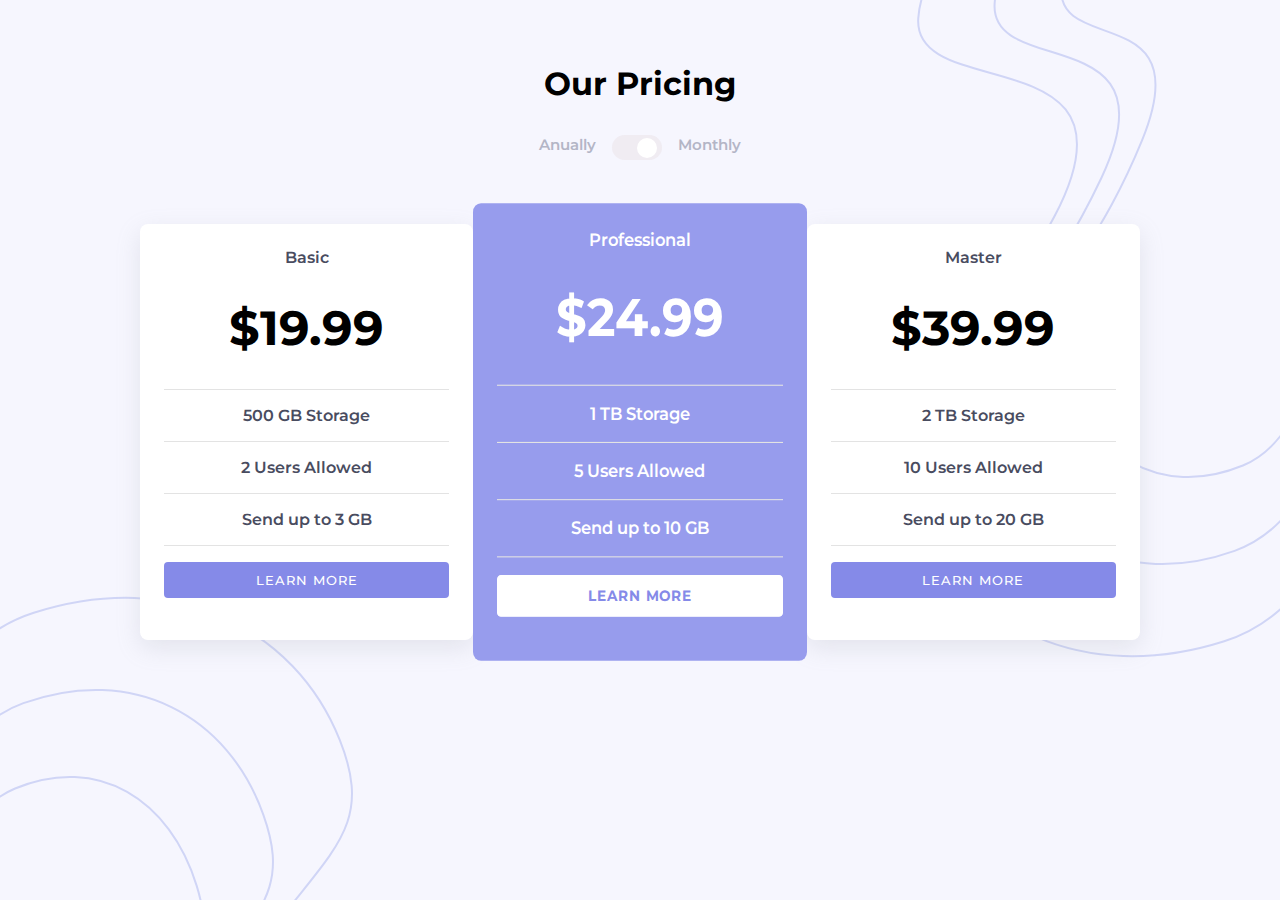
<file: Pricing-component-with-toggle/index.html>
<!DOCTYPE html>
<html lang="en">
  <head>
    <meta charset="UTF-8" />
    <meta name="viewport" content="width=device-width, initial-scale=1.0" />
    <title>Pricing component frontend mentor</title>
    <link rel="stylesheet" href="style.css" />
    <script src="script.js" defer></script>
  </head>
  <body>
    <img src="bg-top.svg" class="rightbg" />
    <img src="bg-bottom.svg" class="bottombg" />

    <main>
      <h1>Our Pricing</h1>

      <div class="plan">
        <p class="plan-info">Anually</p>
        <div class="rounded">
          <div class="circle"></div>
        </div>
        <p class="plan-info">Monthly</p>
      </div>

      <div class="card-container">
        <div class="card-1 card">
          <p class="plan-text">Basic</p>

          <h2 class="price monthly">&dollar;19.99</h2>
          <h2 class="price annual">&dollar;199.99</h2>
          <div class="separator"></div>
          <p class="plan-text">500 GB Storage</p>
          <div class="separator"></div>
          <p class="plan-text">2 Users Allowed</p>
          <div class="separator"></div>
          <p class="plan-text">Send up to 3 GB</p>
          <div class="separator"></div>
          <button>Learn More</button>
        </div>
        <div class="card-2 card">
          <p class="plan-text">Professional</p>

          <h2 class="price monthly">&dollar;24.99</h2>
          <h2 class="price annual">&dollar;249.99</h2>
          <div class="separator"></div>
          <p class="plan-text">1 TB Storage</p>
          <div class="separator"></div>
          <p class="plan-text">5 Users Allowed</p>
          <div class="separator"></div>
          <p class="plan-text">Send up to 10 GB</p>
          <div class="separator"></div>
          <button>Learn More</button>
        </div>
        <div class="card-3 card">
          <p class="plan-text">Master</p>

          <h2 class="price monthly">&dollar;39.99</h2>
          <h2 class="price annual">&dollar;399.99</h2>
          <div class="separator"></div>
          <p class="plan-text">2 TB Storage</p>
          <div class="separator"></div>
          <p class="plan-text">10 Users Allowed</p>
          <div class="separator"></div>
          <p class="plan-text">Send up to 20 GB</p>
          <div class="separator"></div>
          <button>Learn More</button>
        </div>
      </div>
    </main>
  </body>
</html>
</file>
<file: 3-column-preview-card-component/style.css>
@import url('https://fonts.googleapis.com/css2?family=Lexend+Deca:wght@100..900&family=Poppins:ital,wght@0,100;0,200;0,300;0,400;0,500;0,600;0,700;0,800;0,900;1,100;1,200;1,300;1,400;1,500;1,600;1,700;1,800;1,900&display=swap');
body{
    margin: 0;
    font-family: "Lexend Deca", sans-serif;
   
}

.cards-container{
    color: white;
    margin: 1.5rem;
    border-radius: 10px;
    display: flex;
    overflow: hidden;
    max-width: 900px;
}
a{
    text-decoration: none;
    color: inherit;
    
}


.card{
    padding: 3rem;
    display: flex;
    flex-direction: column;

}
.card img{
    width: 64px;
}
.card h2{
    text-transform: uppercase;
    font-size: 2.5rem;
   
}
.card p{
    opacity: 0.7;
    line-height: 2;
    margin-bottom: 2.5rem;
}
.card a{
    border: 2px solid white;
    padding: 1em 2em;
    border-radius: 2em;
    margin-top: auto;
    display: inline-block;
    align-self: flex-start;
}

.orange-card{
    background-color:  hsl(31, 77%, 52%);

}
.green-card{
    background-color:  hsl(184, 100%, 22%);
}
.dark-green-card{
    background-color: hsl(179, 100%, 13%);
  
}
main{
    min-height: 100vh;
    display: flex;
    align-items: center;
    justify-content: center;
}

@media (max-width:850px){
    .cards-container{
        flex-direction: column;
    }
}
</file>
<file: Advice-generator-app/style.css>
@import url("https://fonts.googleapis.com/css2?family=Manrope:wght@200..800&display=swap");

:root {
  --light-cyan: hsl(193, 38%, 86%);
  --neon-green: hsl(150, 100%, 66%);

  /* Neutral Colors */
  --grayish-blue: hsl(217, 19%, 38%);
  --dark-grayish-blue: hsl(217, 19%, 24%);
  --dark-blue: hsl(218, 23%, 16%);
}

* {
  margin: 0;
  padding: 0;
  box-sizing: border-box;
}
html,
body {
  width: 100%;
  height: 100%;
}
body {
  font-family: "Manrope", sans-serif;
  background-color: var(--dark-blue);
  display: grid;
  place-items: center;
  padding: 1rem;
}
.app-container {
  max-width: 500px;
  min-height: 280px;
  background-color: var(--dark-grayish-blue);
  border-radius: 12px;
  padding: 1rem;
  text-align: center;
  position: relative;
}
h3 {
  color: var(--neon-green);
}
h2 {
  color: var(--grayish-blue);
  margin-top: 3rem;
  margin-bottom: 1rem;
}
.line {
  width: 47%;
  background-color: var(--grayish-blue);
  height: 1px;
}
.design {
  display: flex;
  align-items: center;
  gap: 1rem;
}
.dice {
  position: absolute;
  left: 44%;
  top: 90%;
  border-radius: 50%;
  background-color: var(--neon-green);
  height: 30px;
  width: 30px;
  padding: 30px;
  display: flex;
  align-items: center;
  justify-content: center;
  cursor: pointer;
}


@media (max-width:768px) {
    .app-container{
        max-width: 350px;
    }
    .divider{
        width: 100%;
    }
    .dice{
        left: 41%;
        top: 94%;
    }
}
</file>
<file: Contact-form-/style.css>
@import url('https://fonts.googleapis.com/css2?family=Karla:ital,wght@0,200..800;1,200..800&display=swap');
:root {
    /* Green Shades */
    --green-200: hsl(148, 38%, 91%);
    --green-600: hsl(169, 82%, 27%);
    --red: hsl(0, 66%, 54%);
  
    /* Neutral Shades */
    --white: hsl(0, 0%, 100%);
    --grey-500: hsl(186, 15%, 59%);
    --grey-900: hsl(187, 24%, 22%);
  }
  


* {
    margin: 0;
    padding: 0;
    box-sizing: border-box;
}
html, body {
    width: 100%;
}

body{
    display: grid;
    place-items: center;
    background-color: var(--green-200);
    font-family: "Karla", sans-serif;
}
.app-container{
    min-height: 600px;
    max-width: 500px;
    background-color: var(--white);
    border-radius: 12px;
    padding: 2rem;
    margin-top: 2rem;
}
h1{
    margin-bottom: 1rem;
}
.flex{
    display: flex;
}
.column{
    flex-direction: column;
}
label{
    margin-bottom: .8rem;
    display: inline-block;
    cursor: pointer;
}
input[type="text"],
textarea {
    margin-bottom: 1rem;
    width: 100%;
    padding: .5rem;
    border-radius: 5px;
    border: 1px solid var(--green-200);
    outline: none;
}

input[type="text"]:hover,
input[type="text"]:focus,
textarea:hover,
textarea:focus {
    border-color:var(--green-600);
}

.error-label{
    margin-bottom: 1rem;
    color: var(--red);
}

.gap{
    gap: 1rem;
}

input[type="radio"]{
    cursor: pointer;
}

.query-container > div{
    margin-bottom: 1rem;
    width: 100%;
    padding: .5rem;
    border-radius: 5px;
    border: 1px solid var(--green-200);
    outline: none;
    display: flex;
    align-items: center;
    gap: .5rem;
}

textarea{
    resize: none;
}
.center{
    align-items: center;
}

input[type="checkbox"]{
    height: 30px;
    width: 18px;
    margin-right: 1rem;
}
.consent label{
    position: relative;
    top: -9px;
}
button{
    width: 100%;
    font-family: inherit;
    background-color: var(--green-600);
    outline: none;
    border: none;
    padding: 1rem;
    border-radius: 4px;
    color: white;
    font-weight: 500;
    cursor: pointer;
}
input#border-red{
    border-color: red;
}

.error-label{
    display: block;
}
.hide-error{
    display: none;
}

.fixed{
    height: 100px;
    max-width:400px ;
    border-radius: 12px;
    background-color: var(--grey-900);
    position: fixed;
    top: -100%;
    color: white;
    padding: 1rem;
    transition: all 0.3s ease-in-out;
}
.fixed :nth-child(2){
   font-size: 14px;
   color: var(--grey-500);
   margin-top: 1rem;
}

@media (max-width:600px) {
    body{
       padding: 1rem;
    }
    .name-container{
        flex-direction: column;
    }
    .query-container{
        flex-direction: column;
        gap: 0;
    }
    .fixed{
        width: 300px;
    }
   
}
</file>
<file: Country-Detail/style.css>
* {
  margin: 0;
  padding: 0;
  box-sizing: border-box;
  font-family: "Kumbh Sans", serif;
}

:root {
  /* Dark Mode */
  --dark-blue: hsl(209, 23%, 22%); /* Dark Mode Elements */
  --very-dark-blue-dm: hsl(207, 26%, 17%); /* Dark Mode Background */
  --dark-mode-text: hsl(0, 0%, 100%); /* Dark Mode Text */

  /* Light Mode */
  --very-dark-blue-lm: hsl(200, 15%, 8%); /* Light Mode Text */
  --dark-gray: hsl(0, 0%, 52%); /* Light Mode Input */
  --very-light-gray: hsl(0, 0%, 98%); /* Light Mode Background */
  --light-mode-elements: hsl(0, 0%, 100%); /* Light Mode Elements */
}


/* Light Mode */
body {
  background-color: var(--very-light-gray);
  color: var(--very-dark-blue-lm);
  transition: background-color .4s ease, color .4s ease;
}

/* Dark Mode */
body.dark-mode{
  background-color: var(--very-dark-blue-dm);
  color: var(--dark-mode-text);
}

/* Global styles */

a {
  text-decoration: none;
  color: inherit;
}

.flex {
  display: flex;
}
.center {
  align-items: center;
}
.between {
  justify-content: space-between;
}

input{
  color: inherit;
  background-color: inherit;
}

/* header */

header {
  max-width: 1200px;
  margin-inline: auto;
  padding: 1.3rem 0;
  padding-inline: 1rem;
}

.header-container {
  box-shadow: rgba(99, 99, 99, 0.2) 0px 2px 8px 0px;
}

.search-filter-container {
  max-width: 1200px;
  margin-inline: auto;
  padding: 1.3rem 0;
  margin-top: 2rem;
}

.search-container {
  box-shadow: rgba(99, 99, 99, 0.2) 0px 2px 8px 0px;
  padding: 1rem;
  gap: 1rem;
  border-radius: 4px;
  width: 400px;
}

.theme{
  cursor: pointer;
}

.search-container input {
  border: none;
  outline: none;
  flex: 1;
}

.filter-container input {
  cursor: pointer;
  border-radius: 4px;
  padding: 1rem 2rem;
  border: none;
  box-shadow: rgba(99, 99, 99, 0.2) 0px 2px 8px 0px;
  outline: none;
  position: relative;
}

.filter-container {
  position: relative;
}

.filter-container::after {
  position: absolute;
  content: "\f107";
  font-family: "Font Awesome 6 Free";
  font-weight: 900;
  right: 16px;
  top: 14px;
}

.filter-container .option {
  position: absolute;
  box-shadow: rgba(99, 99, 99, 0.2) 0px 2px 8px 0px;
  width: 100%;
  border-radius: 4px;
  top: 3rem;
  left: 0;
  cursor: pointer;
  opacity: 0;
  visibility: hidden;
  z-index: 999;
  background-color: white;
}
.filter-container .option.active {
  opacity: 1;
  visibility: visible;
}

.filter-container .option div {
  padding: 6px 7px 5px 12px;
}
.filter-container .option div:last-child {
  padding-bottom: 12px;
}

main {
  padding-inline: 1rem;
  max-width: 1200px;
  margin-inline: auto;
}

.card-container {
  flex-wrap: wrap;
  gap: 1.3rem;
  margin-top: 2rem;
  padding-bottom: 2rem;
}

.card {
  width: 250px;
  box-shadow: rgba(99, 99, 99, 0.2) 0px 2px 8px 0px;
  border-radius: 8px;
  overflow: hidden;
  align-self: flex-start;
}
.card img {
  height: 180px;
  object-fit: cover;
  width: 100%;
  box-shadow: rgba(99, 99, 99, 0.2) 0px 2px 8px 0px;
}

.card-content {
  padding: 1rem;
}
.card-content h3 {
  padding-bottom: 8px;
}
.card-content p {
  padding-bottom: 8px;
  font-size: 14px;
}

.card-container {
  min-height: 100vh; 
}


.dark-mode .header-container,
.dark-mode .search-container,
.dark-mode .filter-container input,
.dark-mode .filter-container .option,
.dark-mode .card {
  background-color: var(--dark-blue);
  color: var(--dark-mode-text);
}

@media (max-width: 768px) {
  .search-filter-container {
    flex-direction: column;
    align-items: flex-start;
    gap: 1rem;
  }

  .search-container {
    width: 300px;
  }
  header h1 {
    font-size: 20px;
  }
  .card {
    margin: auto;
  }
}
</file>
<file: E-commerce-product-page/style.css>
:root {
  /* Primary Colors */
  --orange: hsl(26, 100%, 55%);
  --pale-orange: hsl(25, 100%, 94%);

  /* Neutral Colors */
  --very-dark-blue: hsl(220, 13%, 13%);
  --dark-grayish-blue: hsl(219, 9%, 45%);
  --grayish-blue: hsl(220, 14%, 75%);
  --light-grayish-blue: hsl(223, 64%, 98%);
  --white: hsl(0, 0%, 100%);
  --black-lightbox: hsla(0, 0%, 0%, 0.75);
}

* {
  margin: 0;
  padding: 0;
  box-sizing: border-box;
  font-family: "Kumbh Sans", sans-serif;
}

a {
  text-decoration: none;
  color: inherit;
}

header {
  max-width: 1200px;
  margin-inline: auto;
  display: flex;
  align-items: center;
  justify-content: space-between;
  padding: 2rem 1rem;
}

.cart-person-container {
  display: flex;
  align-items: center;
  gap: 2.5rem;
  position: relative;
}
.cart-person-container .cart {
  cursor: pointer;
}

.person {
  width: 45px;
  height: 45px;
  border-radius: 50%;
  cursor: pointer;
}

.person:hover {
  border: 2px solid var(--orange);
}
.person img {
  width: 100%;
  height: 100%;
}

.nav-logo-container {
  display: flex;
  gap: 2rem;
  align-items: center;
}

.nav-logo-container a {
  padding-left: 2rem;
  font-size: 14px;
  color: var(--dark-grayish-blue);
  position: relative;
}
.nav-logo-container a::after {
  content: "";
  position: absolute;
  width: 0%;
  height: 4px;
  background-color: var(--orange);
  bottom: -2.9rem;
  display: block;
  left: 31px;
  transition: width 0.3s;
}

.nav-logo-container a:hover {
  color: hsl(0deg 0% 0%);
  font-weight: 500;
}
.nav-logo-container a:hover::after {
  width: 70%;
}
.header-hr {
  max-width: 1170px;
  margin-inline: auto;
}
.cart-container {
  width: 340px;
  height: 230px;
  background-color: white;
  box-shadow: rgba(0, 0, 0, 0.35) 0px 5px 15px;
  border-radius: 8px;
  position: absolute;
  right: 0px;
  top: 150%;
  padding: 1.4rem;
  z-index: 4;
  display: none;
}
.cart-container.active {
  display: block;
}

.image-gallery {
  margin-top: -4rem;
  position: fixed;
  left: 0;
  top: 0;
  width: 100%;
  height:calc(100vh + 4rem);
  display: none;
  align-items: center;
  justify-content: center;
  background-color: var(--black-lightbox);
  z-index: 3;
}

.image-gallery .gallery-img {
  width: 400px;
  height: 300px;
  position: relative;
}

.gallery-img .gallery-slider-btns {
  position: absolute;
  top: 60%;
  align-items: center;
  display: flex;
  justify-content: space-between;
  width: 112%;
  left: -23px;
}

.gallery-img .gallery-slider-btns div {
  width: 45px;
  height: 45px;
  border-radius: 50%;
  background-color: white;
  display: flex;
  align-items: center;
  justify-content: center;
}
.gallery-img .gallery-slider-btns div img {
  width: 12px;
  border-radius: 50%;
  background-color: white;
  display: flex;
  align-items: center;
  justify-content: center;
}
.image-gallery .gallery-img img {
  width: 100%;
  object-fit: cover;
  border-radius: 8px;
}

.close-gallery {
  position: absolute;
  right: 0;
  top: -30px;
  cursor: pointer;
}

.cart-divider {
  width: calc(100% + 2.8rem);
  height: 1px;
  background-color: var(--grayish-blue);
  border: none;
  margin-top: 0.8rem;
  position: relative;
  left: -1.4rem;
}

.empty {
  position: absolute;
  top: 50%;
  left: 50%;
  transform: translate(-50%, -50%);
  font-size: 1rem;
  color: var(--dark-grayish-blue);
  text-align: center;
  font-weight: bold;
}

.close-icon {
  display: none;
}
.menu-icon {
  display: none;
}

.product-section {
  max-width: 1200px;
  margin-inline: auto;
  display: flex;
  padding: 5rem 4rem;
  gap: 10%;
  align-items: center;
}

.product-section .product-image {
  width: 40%;
  position: relative;
}

.product-slider-btns {
  position: absolute;
  top: 43%;
  left: 0;
  align-items: center;
  display: flex;
  justify-content: space-between;
  width: 100%;
  padding: 0 1rem;
  display: none;
}
.product-slider-btns div {
  width: 45px;
  height: 45px;
  border-radius: 50%;
  background-color: white;
  display: flex;
  align-items: center;
  justify-content: center;
}

.product-slider-btns div img {
  width: 12px;
}

.product-section .product-details {
  width: 50%;
}
.product-image img {
  width: 100%;
  border-radius: 16px;
  cursor: pointer;
}

.thumbnail-container img.active {
  outline: 2px solid var(--orange);
}
.thumbnail-container img:hover {
  opacity: 0.6;
}

.product-section .product-details > p:first-child {
  text-transform: uppercase;
  color: var(--dark-grayish-blue);
  font-weight: 700;
  letter-spacing: 2.3px;
}

.product-details h2 {
  font-size: 42px;
  width: 70%;
  margin: 1rem 0 3rem 0;
}

.product-details .description {
  line-height: 1.7;
  color: var(--dark-grayish-blue);
}
.rate-discount-container {
  display: flex;
  align-items: center;
  gap: 1rem;
  margin-top: 1rem;
}

.rate {
  font-size: 28px;
  font-weight: bold;
}

.discount {
  padding: 6px 1rem;
  border-radius: 6px;
  background-color: black;
  color: white;
  font-weight: 600;
}
.actual-price {
  color: var(--dark-grayish-blue);
  margin-top: 1rem;
  font-weight: 600;
}

.btn-product-container {
  display: flex;
  align-items: center;
  gap: 3rem;
  margin-top: 1rem;
}
.btn-product-container .left {
  display: flex;
  width: 130px;
  background-color: var(--light-grayish-blue);
  padding: 12px 0;
  border-radius: 6px;
}

button {
  cursor: pointer;
}

.btn-product-container .left > * {
  flex: 1;
  text-align: center;
  border: none;
  outline: none;
  background-color: transparent;
}

.btn-product-container .right button {
  border: none;
  outline: none;
  background-color: var(--orange);
  padding: 12px 3rem;
  border-radius: 6px;
  display: flex;
  align-items: center;
  gap: 1rem;
  font-weight: 600;
  white-space: nowrap;
}
.btn-product-container .right button:hover {
  opacity: 0.6;
}

.thumbnail-container {
  margin-top: 2rem;
  display: flex;
  gap: 1rem;
}
.cart-item {
  display: flex;
  align-items: center;
  justify-content: space-between;
  margin-top: 1rem;
  display: none;
}
.cart-item + button {
  display: none;
}

.cart-item > img:first-child {
  width: 45px;
  border-radius: 6px;
}

.cart-item .item-rate {
  display: inline-block;
}

.cart-item .title,
.cart-item .item-rate {
  color: var(--dark-grayish-blue);
}

.total-item-price {
  font-weight: bold;
  padding-left: 8px;
}

.cart-container button {
  width: 100%;
  outline: none;
  border: none;
  background-color: var(--orange);
  margin-top: 2rem;
  padding: 1rem;
  border-radius: 6px;
  font-weight: bold;
}

.cart {
  position: relative;
}
.cart-total {
  position: absolute;
  top: -12px;
  right: -13px;
  background-color: var(--orange);
  padding: 0px 7px;
  border-radius: 8px;
  font-size: 10px;
  color: white;
  font-weight: bold;
}

.delete-item {
  cursor: pointer;
}

.main-img {
  display: none;
}

#show-img {
  display: block;
}

.next-btn,.prev-btn{
  cursor: pointer;
}

.thumbnail-container img{
  cursor: pointer;
}







@media (max-width: 768px) {
  nav {
    transform: translateX(-45vw);
    position: fixed;
    left: 0;
    top: 0;
    background-color: white;
    transition: transform 0.3s;

    box-shadow: rgba(0, 0, 0, 0.35) 0px 5px 15px;
    display: flex;
    height: 100vh;
    width: 45vw;
    flex-direction: column;
    gap: 1rem;
    padding-top: 3rem;
    z-index: 99;
  }
  .nav-logo-container a {
    font-weight: bold;
    color: var(--black-lightbox);
    font-size: 16px;
  }
  .nav-logo-container a::after {
    display: none;
  }
  .close-icon {
    display: block;
    cursor: pointer;
    padding-left: 1rem;
  }
  .menu-icon {
    display: block;
    cursor: pointer;
    padding-left: 1rem;
  }
  nav.active {
    transform: translateX(0);
  }

  .product-section {
    flex-direction: column;
  }
  .product-section .product-image,
  .product-section .product-details {
    width: 100%;
  }
  .thumbnail-container {
    display: none;
  }
  .product-section {
    padding: 0;
  }
  .product-image img {
    border-radius: 0;
  }
  .product-details {
    padding: 2rem;
  }

  .product-slider-btns {
    display: flex;
  }
  .btn-product-container {
    flex-direction: column;
    align-items: flex-start;
    width: 100%;
  }

  .btn-product-container .left {
    width: 100%;
    max-width: 300px;
  }

  .btn-product-container .right {
    width: 100%;
    max-width: 300px;
  }
  .btn-product-container .right button {
    justify-content: center;
    width: 100%;
  }
  .product-details h2 {
    font-size: 22px;
    width: 100%;
    margin: 1rem 0 1rem 0;
  }

  .cart-person-container {
    gap: 1rem;
  }

  .rate-discount-container {
    display: inline-flex;
  }
  .actual-price {
    display: inline-block;
  }
  .rate-discount-container {
    width: 80%;
  }

  .cart-container {
    width: 340px;
    right: -8px;
    top: 170%;
  }
  .image-gallery{
    display: none !important;
  }
}

@media (pointer: coarse) {
  .nav-logo-container a:not(:first-child):hover {
    pointer-events: none;
  }
  .btn-product-container .right button:hover {
    opacity: 1;
  }
}


@media (max-width: 350px) {
  .cart-container {
      width: 320px;
  }
}
</file>
<file: Huddle-landing-page-with-alternating-feature-blocks/style.css>
@import url('https://fonts.googleapis.com/css2?family=Poppins:ital,wght@0,100;0,200;0,300;0,400;0,500;0,600;0,700;0,800;0,900;1,100;1,200;1,300;1,400;1,500;1,600;1,700;1,800;1,900&display=swap');


body{
    font-family: "Poppins",sans-serif;
}
:root{
    --Pink: hsl(322, 100%, 66%);

--Very-Pale-Cyan: hsl(193, 100%, 96%);
--Very-Dark-Cyan: hsl(192, 100%, 9%);
--Grayish-Blue: hsl(208, 11%, 55%);
}
/* utilities */
.flex{
    display: flex;
}
.align-center{
    align-items: center;
}
*{
    box-sizing: border-box;
    padding: 0;
    margin: 0;
}
.homesection{
    background-image: url(bg-hero-desktop.svg);
    min-height: 600px;
    background-size: cover;
    background-position:center;
    background-color: var(--Very-Pale-Cyan);
    width:100%;
    padding-top: 2rem;
    margin-bottom: 10rem;
    
   
}

.home-container{
    max-width: 1200px;
    margin-inline:auto;
  
}
header{
    display: flex;
    justify-content: space-between;
    width: 100%;
}

.home-info-container{
    margin-top: 2rem;
    gap: 8rem;
}
.btn{
    border: 0;
    outline: 0;
    background: #fff;
    padding: 11px 60px;
    border-radius: 2rem;
    font-weight: bold;
    font-family: inherit;
}
.justify-around{
    justify-content: space-around;
}

.home-info-container .right img{
    width: 500px;
}
 .left{
    width: 42%;
}
.home-info-container h1,p,.section-container h1,p{
    margin-bottom: 2rem;
}
.home-info-container .left .btn,.btn-box{
    background-color: var(--Pink);
    color: white;
}
.section-container{
    margin-bottom: 2rem;
    max-width: 1200px;
    margin-inline:auto;
   border-radius: 8px;
    background-color: #fff;
    box-shadow: 0px 0px 11px 1px rgba(0, 0, 0, 0.2);
    min-height: 475px;
}

.section-container p{
    color: var(--Grayish-Blue);
}
.section-container img{
    width: 500px;
}
#sec-3 .section-container{
    flex-direction: row-reverse;
}
.homesection{
    padding-inline:2rem;
}
main{
    padding-inline:2rem;
}

.box{
    max-width: 600px;
    min-height: 200px;
    background-color: #fff;
    margin-inline:auto;
    border-radius: 8px;
    background-color: #fff;
    box-shadow: 0px 0px 11px 1px rgba(0, 0, 0, 0.2);
    display: flex;
    flex-direction: column;
    align-items: center;
    justify-content: space-around;
    position: absolute;
    left: 50%;
    top: -25%;
    transform: translate(-50%);
    padding-inline: 4rem;
}









footer{
    position: relative;
    width: 100%;
    min-height: 400px;
    background-color: var(--Very-Dark-Cyan);
    margin-top: 14rem;
    
}
.footer-container{
  
    max-width: 1200px;
    margin-inline:auto;
    margin-top: 5rem;
    padding: 5rem;
    display: grid;
    grid-template-columns: repeat(4,1fr);
    place-items: center;
    min-height: 400px;
    color: var(--Grayish-Blue);
}

.footer-container a{
    text-decoration: none;
    color: inherit;
}
.footer-container p{
    display: flex;
    align-items: center;
    gap: 2rem;
}

.links{
    display: flex;
    flex-direction: column;
    gap: 2rem;
}
i{
    font-size: 30px;
}
i + i{
    margin-left: 1rem;
}
#footer-text{
    text-align: right;
    margin-top: 2rem;
}
</file>
<file: Huddle-landing-page-with-alternating-feature-blocks/media.css>
@media (max-width:1300px){
    .home-info-container{
        flex-direction: column;
    }
    .section-container,#sec-3 .section-container{
        flex-direction: column-reverse;
    }
    .section-container img {
        width: 240px;
    }
    .section-container{
        gap: 3rem;
    }
    .home-info-container .right img {
        width: 320px;
    }
    .logo img{
        width: 100px;
    }
    .home-container .btn{
        padding: 6px 29px
    }
    .left{
        width: unset;
        text-align: center;
    }
    .footer-container{
        grid-template-columns: repeat(1,1fr);
        padding: unset;
    }
    .links{
        display: block;
        width: 100%;
    }
    .links a{
        display: block;
        margin-bottom: 1.5rem;
    }
    footer{
        padding: 1rem 3rem;
}
#footer-text{
    text-align: center;
    margin-top: 2rem;
}
.home-info-container .left .btn, .btn-box {
    padding: 0 6px;
}
    }
</file>
<file: Interactive-card-details-form/style.css>
@import url('https://fonts.googleapis.com/css2?family=Space+Grotesk:wght@300..700&display=swap');
:root {
    --linear-gradient-active-input-border-start: hsl(249, 99%, 64%);
    --linear-gradient-active-input-border-end: hsl(278, 94%, 30%);
    --red-input-errors: hsl(0, 100%, 66%);
    --white: hsl(0, 0%, 100%);
    --light-grayish-violet: hsl(270, 3%, 87%);
    --dark-grayish-violet: hsl(279, 6%, 55%);
    --very-dark-violet: hsl(278, 65%, 20%);
  }
* {
    margin: 0;
    padding: 0;
    box-sizing: border-box;
    font-family: "Space Grotesk", sans-serif;
}
html, body {
    width: 100%;
    height: 100%;
}

main{
    display: flex;
}
.left{
    width: 25%;
    background-color: var(--very-dark-violet);
    height: 100vh;
    position: relative;
}

.front-card {
    background-image: url('bg-card-front.png');
    background-size: contain;
    background-repeat: no-repeat;
    width: 450px; 
    height: 250px; 
    position: absolute;
    top: 15%;
    left: 30%;
    overflow: hidden;
    padding: 1.5rem;
}
.back-card {
    background-image: url('bg-card-back.png');
    background-size: contain;
    background-repeat: no-repeat;
    width: 450px; 
    height: 250px; 
    position: absolute;
    top: 55%;
    left: 100%;
    overflow: hidden;
    transform: translateX(-50%);
    display: flex;
    align-items: center;
    justify-content: flex-end;
}

.c-number{
    display: block;
    margin-top: 4rem;
    width: 100%;
    border: none;
    outline: none;
    background-color: transparent;
    color: var(--white);
    font-size: 2rem;
}
.c-number::placeholder{
    color: white;
}

.card-info{
  color: var(--light-grayish-violet);
    display: flex;
    justify-content: space-between;
    margin-top: 1rem;
    align-items: center;
}
.name{
    text-transform: uppercase;
    letter-spacing: 1px;
}

.cvv{
    letter-spacing: 1px;
    margin-right: 50px;
    color: white;
}

.right{
    width:75%;
    height: 100vh;
    display: flex;
    align-items: center;
    justify-content: center;
}

.form-group{
    display: flex;
    flex-direction: column;
}

#name-input{
    width: 100%;
    padding: .6rem;
    border-radius: 4px;
    font-family: inherit;
    font-size: 16px;
    font-weight: 500;
}
form input{
    border: 1px solid var(--light-grayish-violet);
    outline: none;
    margin-bottom: 1rem;
}
label{
    margin-bottom: 12px;
    text-transform: uppercase;
    letter-spacing: 1px;
    font-size: 14px;
    font-weight: 600;
    color: var(--dark-grayish-violet);
}
form{
    width: 350px;
}

form ::placeholder{
    color: var(--light-grayish-violet);
}

.exp-inputs{
    display: flex;
    margin-top: 1rem;
    gap: 1rem;
}.exp-date-container{
    display: flex;
    gap: 1rem;
    margin-bottom: -10px;
}

.cvc{
    width: 70%;
    padding: .6rem;
    border-radius: 6px;
    font-family: inherit;
    font-size: 16px;
    font-weight: 500;
}
.month,.year{
    width: 30%;
    padding: .6rem;
    border-radius: 6px;
    font-family: inherit;
    font-size: 16px;
    font-weight: 500;
}

.submit,button{
    font-family: inherit;
    font-size: 18px;
    width: 100%;
    padding-block: 8px;
    border: none;
    outline: none;
    color:var(--white);
    background-color: var(--very-dark-violet);
    cursor: pointer;
    border-radius: 4px;

}
.border-red{
    border-color: var(--red-input-errors);
}
.num-error,.blank-error{
    color: var(--red-input-errors);
    font-size: 14px;
    margin-bottom: 6px;
    display: none;
}
.errors{
    display: flex;
    justify-content: space-between;
}

.second h2{
    text-transform: uppercase;
    font-weight: 400;
    letter-spacing: 1px;
}
.second{
    text-align: center;
    display: flex;
    flex-direction: column;
    gap: 1rem;
    align-items: center;
}

.second button{
    margin-top: 2rem;
    background-color: #220930;
}
.cvc-label{
    margin-left: 1.8rem;
}

.second{
    display: none;
}

@media (max-width:1200px) {
    main{
        flex-direction: column;
        overflow: hidden;
    }
    .left,.right{
       width: 100%;
    }
    .left{
        height: 25vh;
    }
    .right{
        height: 75vh;
    }
   
    .back-card{
        width: 300px; 
        height: 120px; 
        top: 15%;
        left: 20%;
        transform: translateX(0);

    }
    .front-card{
        width: 300px; 
        height: 120px; 
        left: 5%;
        top: 60%;
        z-index: 2;
    }form{
        width: 280px;
        margin: auto;
    }
    .cvv{
        margin-right: 0;
    }
    
.c-number{
    margin-top: 1rem;
    font-size: 1rem;
}
.c-number::placeholder{
    color: white;
}
.name{
    font-size: 8px;
}
.ex-date{
    font-size: 8px;
}
.logo{
    width: 40px;
}
.card-info{
    width: 75%;
}
.cvv{
    margin-right: 35%;
}.cvc-label{
    margin-left: 0;
}
}
</file>
<file: Interactive-Rating-Card/style.css>
@import url("https://fonts.googleapis.com/css2?family=Overpass:ital,wght@0,100..900;1,100..900&display=swap");
* {
  margin: 0;
  padding: 0;
  box-sizing: border-box;
}
html,
body {
  width: 100%;
  height: 100%;
}
body {
  background-color: hsl(216, 12%, 8%);
  display: grid;
  place-items: center;
  color: white;
  font-family: "Overpass", sans-serif;
}
.app-container {
  max-width: 400px;

  background-color: #1f2630;
  border-radius: 32px;
  padding: 2rem;
}
h1 {
  margin-block: 1rem;
}
#star {
  padding: 1rem;
  border-radius: 50%;
  background-color: #232a34;
}
p {
  color: hsl(217, 12%, 63%);
  line-height: 1.5;
}
.rating {
  margin-top: 1rem;
}
.app-container .rate-num {
    height: 50px;
    width: 50px;
    border-radius: 50px;
    background-color: #252D38;
    display: inline-flex;
    align-items: center;
    justify-content: center;
    margin-right: 1rem;
    color: #8B949D;
    font-weight: bold;
    cursor: pointer;
    outline: none;
}

.app-container .rate-num:hover {
    background-color: #fff;
    color: black;
}

.app-container .rate-num:focus {
    background-color: #FC7613;
    color: white; /* Ensure text color contrasts with orange background */
}

.rating{
  display: flex;
  align-items: center;
  
}
button{
  outline: none;
  border: none;
}

.sub-btn{
    font-family: inherit;
    display: block;
    width: 100%;
    margin-top: 1.2rem;
    padding: 12px;
    border-radius: 2rem;
    cursor: pointer;
    background-color: #FC7613;
    font-weight: bold;
    font-size: 1rem;
    text-transform: uppercase;
    border: none;
    outline: none;
}

.rating-container{
    text-align: center;
}
.rating-container .rating-text{
    color: #cd5d29;
    border-radius: 2rem;
    background-color: #282D36;
    padding: 3px 1rem;
    width: fit-content;
    margin: 2rem auto;
}
.rating-container h2{
    margin-block: 1rem;
}


@media (max-width:600px) {
  body{
    padding: 1rem;
  }
  .app-container{
    max-width: 320px;
  }
  .rating .rate-num{
    flex-shrink: 0;
    padding: 20px;
    height: 15px;
    width: 15px;
  }
  .rating{
    justify-content: space-between;
    width: 100%;
  }
  
}
</file>
<file: Intro-section-with-dropdown-navigation/style.css>
@import url("https://fonts.googleapis.com/css2?family=Epilogue:ital,wght@0,100..900;1,100..900&display=swap");

:root {
  --almost-white: hsl(0, 0%, 98%);
  --medium-gray: hsl(0, 0%, 41%);
  --almost-black: hsl(0, 0%, 8%);
}
* {
  margin: 0;
  padding: 0;
  box-sizing: border-box;
  font-family: "Epilogue", sans-serif;
}
html,
body {
  width: 100%;
  height: 100%;
}
body{
    min-height: 100vh;
    position: relative;
}
body .overlay{
    top: 0;
    left: 0;
    height: 100%;
    width: 100%;
    background-color: hsla(0, 0%, 8%, 0.5);
    transition: all .3s linear;
   position: absolute;
}
ul {
  list-style: none;
}

li,
a {
  color: var(--medium-gray);
  text-decoration: none;
}

header {
  display: flex;
  height: 100px;
  align-items: center;
  padding: 0 4rem;
}
.nav-dropdown {
  height: 0;
  background-color: white;
  box-shadow: rgba(100, 100, 111, 0.2) 0px 7px 29px 0px;
  border-radius: 12px;
  padding: 0;
  position: absolute;
  top: 22px;
  right: 0;
  z-index: 99;
  overflow: hidden;
  transition: height 1s ease, padding 0.3s ease;
}

.nav-dropdown li {
  display: flex;
  align-items: center;
  gap: 10px;
  margin-bottom: 12px;
}

.nav-items > li {
  position: relative;
  white-space: nowrap;
}
nav {
  display: flex;
  justify-content: space-between;
  width: 100%;
}
.nav-items {
  display: flex;
  align-items: center;
  gap: 2rem;
}
button {
  outline: 0;
  background-color: transparent;
  padding: 12px 16px;
  border-radius: 12px;
  margin-left: 16px;
  cursor: pointer;
}
.logo {
  margin-right: 3rem;
  padding-top: 6px;
}

.nav-items > li:focus-within .nav-dropdown{
    padding: 1rem;
    height: fit-content;
}
.nav-items > li:focus-within a img{
    transform: rotate(180deg);
}
.menu{
    position: fixed;
    right: 40px;
    top: 30px;
    display: none;
    z-index: 10;
    cursor: pointer;
}
.close{
    display: none;
}
/* main starts here */
main{
   display: flex;
   max-width: 1200px;
   margin:0 auto;
   gap: 5%;
   padding-left: 3rem;
}
.left{
    width: 50%;
    padding-top: 4rem;
}
.left h1{
    font-size: 4vw;
    white-space: nowrap;
}
.left p{
    margin-block: 3rem;
    width: 75%;
    color: var(--medium-gray);
    line-height: 1.7;
}
.left button{
    margin-left: 0;
    background-color: var(--almost-black);
    color: white;
    font-family: inherit;
    font-weight: bold;
    outline: 0;
    transition: all 0.3s ease-in-out;
}
.left button:hover{
    background-color: transparent;
    color: var(--almost-black);
}

.right{
    width: 45%;
   
}
.right img{
    width: 70%; 
}
.mobile{
    display: none;
}
/* main ends here */
footer{
   max-width: 1200px;
   margin: auto;
   padding: 3rem;
   
}
footer img{
    margin-right: 2rem;
}
/* Responsive design */
@media (max-width:768px) {
    nav{
        position: fixed;
        background-color: var(--almost-white);
        right: -65%;
        width: 65%;
        min-height: 100vh;
        flex-direction: column;
        justify-content: flex-start;
        padding: 2rem;
        transition: all 0.3s ease;
    }
    nav.nav-open{
       right: 0;
    }
    .nav-items{
        flex-direction: column;
        justify-content: flex-start;
        align-items: flex-start;
    }
    header{
        align-items: initial;
        
       
    }
    .account-info{
        display: flex;
        flex-direction: column;
        align-items: center;
        gap: 2rem;
    }
    button{
        width: 100%;
    }
    .menu{
        display: block;
        transition: all 1s ease-in;
    }
    .logo{
        padding-top: 2rem;
    }
    .desktop{
        display: none;
    }
    .mobile{
        display: block;
    }
    main{
        flex-direction: column-reverse;
        max-width: 100%;
        text-align: center;
        margin-top: 3rem;
        padding: initial;
    }
    .right img{
        width: 100%;
    }
    .left p{
        width: 80%;
        margin: 1rem auto;
       
    }
    .left,.right{
        width: 100%;
        text-align: center;
    }
    .right{
        padding: 0 2rem;
    }
    .break{
        display: none;
    }
    .left button{
        width: unset;
        margin-bottom: 2rem;
        
    }footer{
        text-align: center;
    }
    footer img{
        width: 50px;
    }
}
</file>
<file: News-homepage-section/style.css>
@import url('https://fonts.googleapis.com/css2?family=Inter:wght@400;700;800&display=swap');

:root {
    --soft-orange: hsl(35, 77%, 62%);
    --soft-red: hsl(5, 85%, 63%);
    --off-white: hsl(36, 100%, 99%);
    --grayish-blue: hsl(233, 8%, 79%);
    --dark-grayish-blue: hsl(236, 13%, 42%);
    --very-dark-blue: hsl(240, 100%, 5%);
}

* {
    margin: 0;
    padding: 0;
    box-sizing: border-box;
    font-family: 'Inter', sans-serif;
}
html, body {
    width: 100%;
    height: 100%;
}


header{
    max-width: 1100px;
    display: flex;
    justify-content: space-between;
    margin: 0 auto;
    padding: 2rem 0;
}

header a{
    text-decoration: none;
    color: var(--dark-grayish-blue);
    margin-right: 1.5rem;
}

.grid-container{
    max-width: 1100px;
    display: grid;
    grid-template-columns: repeat(3,1fr);
    grid-template-rows:auto auto;
    margin: 0 auto;
    column-gap: 1.5rem;
    row-gap: 1rem;
}

.main-img{
    grid-area: 1/1/2/3;
    width: 100%;
}

.info-container{
    background-color: var(--very-dark-blue);
    padding: 1rem;
    grid-area: 1/3/3/4;
}

.new-heading{
    color: var(--soft-orange);
    font-size: 30px;
   
}

.heading{
    color: var(--off-white);
    margin-block: 1rem;
}

.sub-heading{
    color: var(--dark-grayish-blue);
    margin-block: 1.9rem;
  
}

.separator{
    width: 100%;
    height: .5px;
    background-color: var(--grayish-blue);
}

.grid-container h2{
    font-size: 44px;
    font-weight: 800;
}
.second{
    color: var(--dark-grayish-blue);
    line-height: 1.6;
}

.second button{
    display: block;
    padding: 12px 3rem;
    background-color: var(--soft-red);
    outline: none;
    border: none;
    text-transform: uppercase;
    font-weight: 800;
    letter-spacing: 2px;
    margin-top: 1rem;
    cursor: pointer;
}

.product-container{
    max-width: 1100px;
    display: grid;
    grid-template-columns: repeat(3,1fr);
    margin: 1.5rem auto;
    column-gap: 1.5rem;
}

.product-container img{
    height: 100px;
}

.flex{
    display: flex;
    gap: 1rem;
}

.item-count{
    color: var(--soft-red);
    font-size: 30px;
    font-weight: 800;
    margin-bottom: 8px;
}
div h4{
    margin-bottom: 10px;
  
}
.product-container p:not(.item-count){
    color: var(--dark-grayish-blue);
}

header a:hover{
    color: var(--soft-red);
}

.heading:hover{
    color: var(--soft-orange);
    cursor: pointer;
}

h4:hover{
    color: var(--soft-red);
    cursor: pointer;
}

button:hover{
    background-color: var(--very-dark-blue);
    color: var(--off-white);
}
.mobile-img{
    display: none;
}
header > :nth-child(2){
    display: none;
}

.show-menu{
    transform: translateX(-60vw);
}
.wrapper{
    padding: 0 1rem;
}
body.overlay{
    background-color:#817F8A;
}

@media (max-width:768px) {
  nav{
    transition: all .3s;
    display: flex;
    flex-direction: column;
    position: fixed;
    right: -60vw;
    top: 0;
    height: 100vh;
    background-color: var(--off-white);
    width: 60vw;
    padding: 8rem 2rem;
    gap: 1.5rem;
  }
  .grid-container{
    grid-template-columns:repeat(1,1fr)
  }
  .grid-container img{
    grid-area: unset;
  }
  .info-container{
    grid-area: unset;
  }
  .main-img{
    display: none;
  }
  .mobile-img{
    display: block;
    width: 100%;
  }
  .product-container{
    grid-template-columns: repeat(1,1fr);
  }
  header{
    align-items: center;
  }
  header > :nth-child(2){
    display: block;
    cursor: pointer;
    position: relative;
    z-index: 10;
}
.menu-close{
    display: none;
}
}
</file>
<file: Newsletter-signup-form-with-success-message/style.css>
@import url('https://fonts.googleapis.com/css2?family=Roboto:ital,wght@0,100;0,300;0,400;0,500;0,700;0,900;1,100;1,300;1,400;1,500;1,700;1,900&display=swap');


:root {
    --color-tomato: hsl(4, 100%, 67%);
    --color-dark-slate-grey: hsl(234, 29%, 20%);
    --color-charcoal-grey: hsl(235, 18%, 26%);
    --color-grey: hsl(231, 7%, 60%);
    --color-white: hsl(0, 0%, 100%);
  }
* {
    margin: 0;
    padding: 0;
    box-sizing: border-box;
}
html, body {
    width: 100%;
    height: 100%;
}  
body{
    font-family: "Roboto", sans-serif;
    background-color: var(--color-dark-slate-grey);
    display: grid;
    place-items: center;
}
.app-container{
    background-color: #fff;
    min-height: 400px;
    max-width: 650px;
    display: flex;
    gap: 2%;
    border-radius: 12px;
}
.left{
    width: 53%;
    padding: 2rem;
}
.right{
    width: 45%;
    padding: 1rem;
   
   
}
.right img{
    width: 100%;
    height: 100%;
  
}
#success{
    width: 24px;
    display: inline-block;
}
.notification-category{
    display: flex;
    align-items: center;
    gap: 1rem;
    font-size: 12px;
    color: var(--color-charcoal-grey);
}
h2,p{
    margin-bottom: 1rem;
}
h2{
    font-size: 2rem;
}
label{
    display: block;
    margin-bottom: .7rem;
    font-size: 12px;
}
input[type="email"]{
    width: 100%;
    padding: .7rem;
    border-radius: 6px;
    outline: 0;
    border: 1px solid var(--color-grey);
    font-family: inherit;
    margin-bottom: 1rem;
}
input[type="email"]::placeholder{
    color: var(--color-grey);
}
.send{
    width: 100%;
    padding: 1rem;
    font-family: inherit;
    outline: 0;
    border: 0;
    background-color: var(--color-dark-slate-grey);
    color: white;
    border-radius: 8px;
    font-weight: bold;
    cursor: pointer;
}
.left :nth-child(2){
    font-size: 12px;
    color: var(--color-charcoal-grey);
}
.error-container{
    display: flex;
    justify-content: space-between;
}
#error-label{
    font-size: 12px;
    color: red;
    display: none;
}

.left .red{
    border-color: red;
}

/* Success container */

.success-container{
    background-color: #fff;
    min-height: 400px;
    max-width: 350px;
    border-radius: 16px;
    padding: 2rem;
    display: none;
}
.success-container h1{
    margin-block: 1rem;
}
.success-container p{
    font-size: 12px;
    color: var(--color-charcoal-grey);
    line-height: 1.4;
}
.success-container .user-email{
    font-weight: bold;
    
}
.success-container button{
    width: 100%;
    padding: 1rem;
    font-family: inherit;
    outline: 0;
    border: 0;
    background-color:#FF5E5B;
    color: white;
    border-radius: 8px;
    font-weight: bold;
    cursor: pointer;
    margin-top: 1rem;
}

@media (max-width:768px) {
   .app-container{
    flex-direction: column-reverse;
    max-width: 300px;
    height: 100vh;
   }
   .left{
    width: 100%;
    
   }
   .right img{
    width: 100%;
    padding: 0;
   }
   .right{
    width: 100%;
    padding: 0;
   }
   .success-container{
    height: 100vh;
    padding-top: 8rem;
   }
}
</file>
<file: NFT-preview-card-component/style.css>
@import url('https://fonts.googleapis.com/css2?family=Outfit:wght@100..900&display=swap');
:root{
     --Soft-blue: hsl(215, 51%, 70%);
     --Cyan:hsl(178, 100%, 50%);
     --Very-dark-blue-main-BG: hsl(217, 54%, 11%);
     --Very-dark-blue-card-BG: hsl(216, 50%, 16%);
     --Very-dark-blue-line: hsl(215, 32%, 27%);
     --White: hsl(0, 0%, 100%);
    
}
body{
    padding: 0;
    margin: 0;
    font-family: "Outfit", sans-serif;
}

.container{
    display: flex;
    padding: 0;
    margin: 0;
    justify-content: center;
    align-items: center;
    width: 100vw;
    height: 100vh;
    background-color: var(--Very-dark-blue-main-BG);
}
.card{
    max-width: 260px;
    background-color: var(--Very-dark-blue-card-BG);
    border-radius: 12px;
    padding: 1.5rem;
}
.card .main-img{
   width: 100%;
   border-radius: 12px;
}
.card h3{
    color: #fff;
    font-weight: 400;
}
.card .intro{
    color: var(--Soft-blue);
}
.timings{
    display: flex;
    align-items: center;
    justify-content: space-between;
}
.timings p{
    color: var(--Soft-blue);
}
.left, .right{
    display: flex;
    align-items: center;
    gap: 4px;
}
.left p{
    color: var(--Cyan);
}
.card hr{
    border: 0;
    width: 100%;
    background-color:rgb(59, 59, 59);
    height: 0.3px;
}
p img{
    width: 30px;
    vertical-align: middle;
    margin-right: 20px;
}

.image-para{
    color: white;
}

.image-para span{
    color: var(--Soft-blue);
}
</file>
<file: Notification-Page-/style.css>
@import url("https://fonts.googleapis.com/css2?family=Plus+Jakarta+Sans:ital,wght@0,200..800;1,200..800&display=swap");
* {
  margin: 0;
  padding: 0;
  box-sizing: border-box;

  font-family: "Plus Jakarta Sans", sans-serif;
}
:root {
  --red-color: hsl(1, 90%, 64%);
  --blue-color: hsl(219, 85%, 26%);
  --white-color: hsl(0, 0%, 100%);
  --very-light-grayish-blue-color: hsl(210, 60%, 98%);
  --light-grayish-blue-1-color: hsl(211, 68%, 94%);
  --light-grayish-blue-2-color: hsl(205, 33%, 90%);
  --grayish-blue-color: hsl(219, 14%, 63%);
  --dark-grayish-blue-color: hsl(219, 12%, 42%);
  --very-dark-blue-color: hsl(224, 21%, 14%);
}

html,
body {
  width: 100%;
  height: 100%;
}
body {
  display: grid;
  place-items: center;
  background-color: var(--light-grayish-blue-1-color);
}

.container {
  max-width: 580px;
  border-radius: 4px;
  background-color: var(--white-color);
  padding: 1rem;
}
.header {
  display: flex;
  align-items: center;
  justify-content: space-between;
}
.header div {
  font-weight: bold;
}
.header p {
  color: var(--grayish-blue-color);
}
.header span {
  background-color: var(--dark-grayish-blue-color);
  color: white;
  border-radius: 3px;
  padding: 2px 8px 5px 8px;
  margin-left: 12px;
}
.notification img {
  width: 40px;
  height: 40px;
  border-radius: 50%;
}

.notification-container {
  margin-top: 2rem;
}
.notification {
  display: flex;
  align-items: center;
  padding: 0.7rem;
  gap: 1rem;
  border-radius: 4px;
  margin-bottom: 1rem;
}
.notification p {
  font-size: 13px;
}
.person-name {
  font-weight: bold;
}
.n-info {
  color: var(--dark-grayish-blue-color);
  font-weight: bold;
}
.notification-in {
  background-color: var(--light-grayish-blue-1-color);
  cursor: pointer;
}
.message-in {
  border: 2px solid var(--light-grayish-blue-1-color);
  padding: 12px;
  margin-left: 4rem;
  font-size: 13px;
  margin-top: -1rem;
  color: var(--dark-grayish-blue-color);
  font-weight: 500;
}
.time-info {
  color: var(--dark-grayish-blue-color);
}
.btn {
  cursor: pointer;
}
.dot {
  height: 8px;
  width: 8px;
  border-radius: 50%;
  background-color: var(--red-color);
  display: inline-block;
  margin-left: 5px;
}
</file>
<file: Pricing-component-with-toggle/style.css>
@import url("https://fonts.googleapis.com/css2?family=Montserrat:ital,wght@0,100..900;1,100..900&display=swap");
:root {
  --linear-gradient-start: linear-gradient(
    to right,
    hsl(236, 72%, 79%),
    hsl(237, 63%, 64%)
  );
  --linear-gradient-end: linear-gradient(
    to bottom,
    hsl(240, 78%, 98%),
    hsl(234, 14%, 74%)
  );
  --very-light-grayish-blue: hsl(240, 78%, 98%);
  --light-grayish-blue: hsl(234, 14%, 74%);
  --grayish-blue: hsl(233, 13%, 49%);
  --dark-grayish-blue: hsl(232, 13%, 33%);
}

* {
  margin: 0;
  padding: 0;
  box-sizing: border-box;
  font-family: "Montserrat", sans-serif;
}
html,
body {
  width: 100%;
  height: 100%;
}

body {
  position: relative;
  background-color: var(--very-light-grayish-blue);
}

.rightbg {
  position: absolute;
  right: 0;
  z-index: -1;
}
.bottombg {
  position: absolute;
  bottom: 0;
  z-index: -1;
}
main {
  max-width: 1000px;
  margin: auto;
  text-align: center;
  padding-top: 4rem;
}
.plan {
  display: flex;
  justify-content: center;
  margin-top: 2rem;
  gap: 1rem;
}
.rounded {
  width: 50px;
  height: 25px;
  border-radius: 50px;
  position: relative;
  display: flex;
  align-items: center;
  cursor: pointer;
  background-color: #dacbcb3a;
}
.circle.right {
  right: 25px;
}
.circle {
  height: 20px;
  width: 20px;
  border-radius: 50px;
  background-color: white;
  cursor: pointer;
  position: absolute;
  right: 5px;
  transition: all 0.2s;
}
.plan-info {
  font-weight: 600;
  font-size: 15px;
  color: var(--light-grayish-blue);
}


.plan-text {
  color: var(--dark-grayish-blue);
  font-weight: 600;
}


.card h2 {
  font-size: 48px;
  margin-block: 2rem;
}
.separator {
  width: 100%;
  height: 1px;
  background-color: #e3e3e3;
  margin: 1rem 0;
}

button{
    font-family: inherit;
    width: 100%;
    padding: 10px;
    border: 0;
    outline: none;
    text-transform: uppercase;
    letter-spacing: 1px;
    background-color: #858AE8;
    color: white;
    font-weight: 500;
    border-radius: 4px;
    cursor: pointer;
  
}
.card-container{
width: 100%;
display: grid;
grid-template-columns: repeat(3,1fr);
margin-top: 4rem;
}
.card-1,.card-3 {
  background-color: white;
  box-shadow: rgba(149, 157, 165, 0.2) 0px 8px 24px;
}
.card {
  padding: 1.5rem;
  border-radius: 8px;

}
.card-2{
  background-color: #979CED;
  transform: scale(1,1.1);

}
.card-2 p,.card-2 h2{
  color: white;
}

.annual{
  display: none;
}

.card-2 button{
  margin-bottom: 1rem;
  background-color: transparent;
  border: 1px solid white;
}

button:hover{
  color: #858AE8;
  background-color: transparent;
  border: 1px solid #858AE8;
}
.card-2 button{
  background-color: #fff;
  color: #858AE8;
  font-weight: bold;
}

.card-2 button:hover{
  background-color: transparent;
  color: white;
  border: 1px solid white;
}

@media (max-width: 768px) {
  .card-container {
    grid-template-columns: repeat(1, 300px);
    row-gap: 2rem;
    grid-template-rows: repeat(3, 1fr);
    margin: 4rem auto;
    justify-content: center;
    align-items: center;
  }
  .card-2 {
    transform: scale(1); 
}

}
</file>
